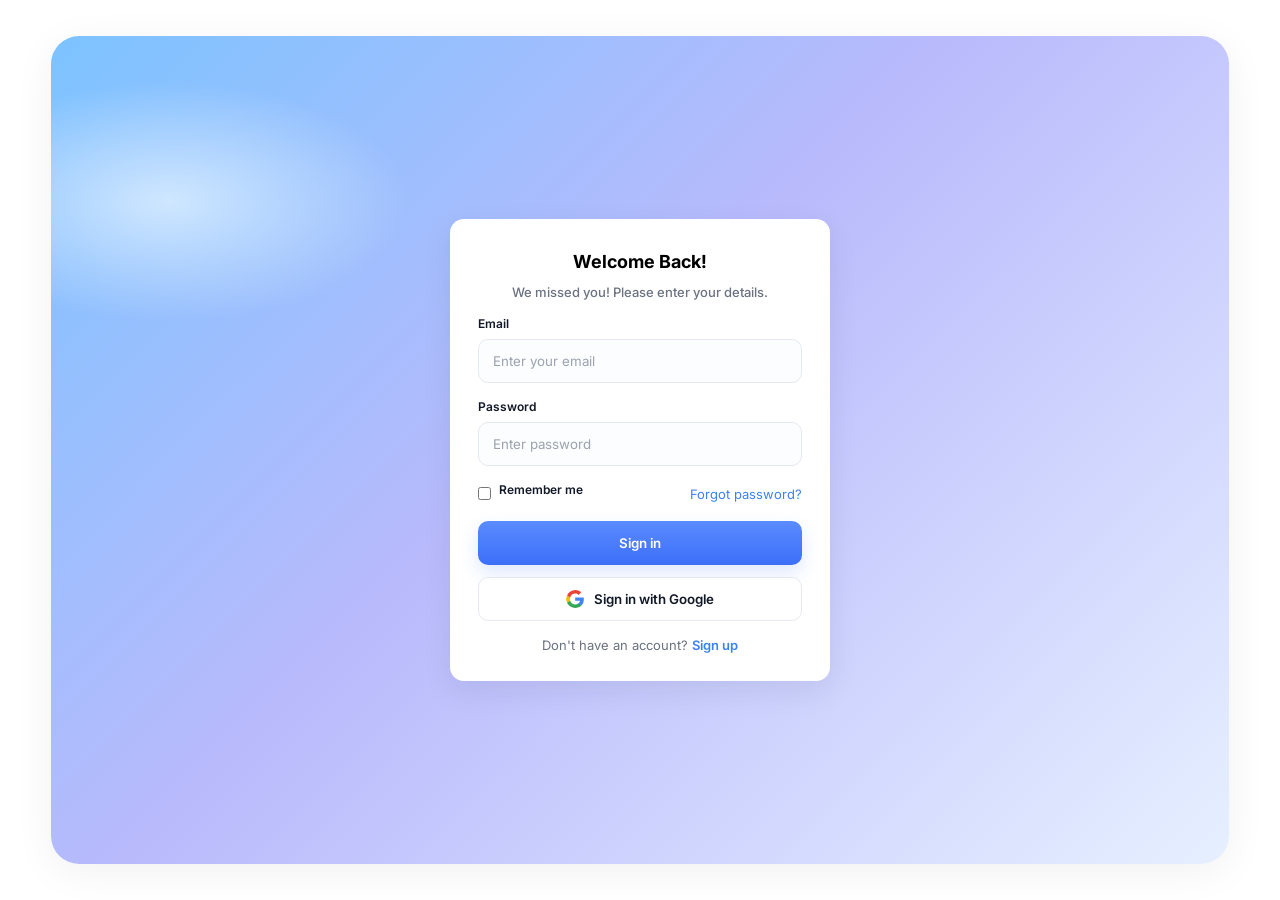
<file: index.html>
<!DOCTYPE html>
<html lang="en">
<head>
    <meta charset="UTF-8">
    <meta name="viewport" content="width=device-width, initial-scale=1.0">
    <link rel="stylesheet" href="loginstyle.css">
    <!-- Fuente opcional similar al diseño -->
    <link href="https://fonts.googleapis.com/css2?family=Inter:wght@300;400;600;700&display=swap" rel="stylesheet">
    <title>Sign in</title>
</head>
<body>

  <!-- fondo grande con borde redondeado (estilo de la imagen) -->
  <div class="page-bg" aria-hidden="true"></div>

  <!-- tarjeta centrada -->
  <div class="contenedor-form">
      <div class="card">
          <header class="card-head">
                  <h2 class="titulo-form">Welcome Back!</h2>
                  <p class="subtitulo-form">We missed you! Please enter your details.</p>
          </header>
          <form class="form-body" novalidate>
              <div class="contenedor-mail">
                  <label for="email">Email</label>
                  <input type="email" placeholder="Enter your email" id="email" required>
              </div>
              <div class="contenedor-password">
                  <label for="password">Password</label>
                  <input type="password" placeholder="Enter password" id="password" required>
              </div>
              <div class="contenedor-opciones">
                  <div class="left-opt">
                    <input type="checkbox" id="rememberme">
                    <label for="rememberme">Remember me</label>
                  </div>
                  <a class="forgot" href="#">Forgot password?</a>
              </div>
              <div class="contenedor-botones">
                  <button type="submit" class="btn-primary">Sign in</button>

                  <button type="button" class="btn-google" aria-label="Sign in with Google">
                    <svg width="18" height="18" viewBox="0 0 533.5 544.3" aria-hidden="true">
                      <path d="M533.5 278.4c0-17.3-1.5-34-4.3-50.2H272v95.1h146.9c-6.3 34.9-25.6 64.4-54.7 84.1v69h88.4c51.7-47.6 81.9-118 81.9-198z" fill="#4285F4"/>
                      <path d="M272 544.3c73.7 0 135.6-24.5 180.8-66.6l-88.4-69c-24.6 16.6-56.2 26.4-92.4 26.4-71 0-131.2-47.9-152.7-112.2H29.6v70.6C74.5 479.6 167.7 544.3 272 544.3z" fill="#34A853"/>
                      <path d="M119.3 323.9c-10.6-31.6-10.6-65.6 0-97.2V156H29.6C10.6 197 0 234.8 0 272s10.6 75 29.6 116l89.7-64.1z" fill="#FBBC05"/>
                      <path d="M272 107.7c39.9 0 75.8 13.7 104 40.6l78.1-78.1C403.4 24.2 335.7 0 272 0 167.7 0 74.5 64.7 29.6 156l89.7 70.5C140.8 155.6 201 107.7 272 107.7z" fill="#EA4335"/>
                    </svg>
                    <span>Sign in with Google</span>
                  </button>
              </div>

              <div class="contenedor-other-options">
                  <p>Don't have an account? <a href="signup.html">Sign up</a></p>
              </div>
          </form>
      </div>
  </div>

</body>
</html>
</file>
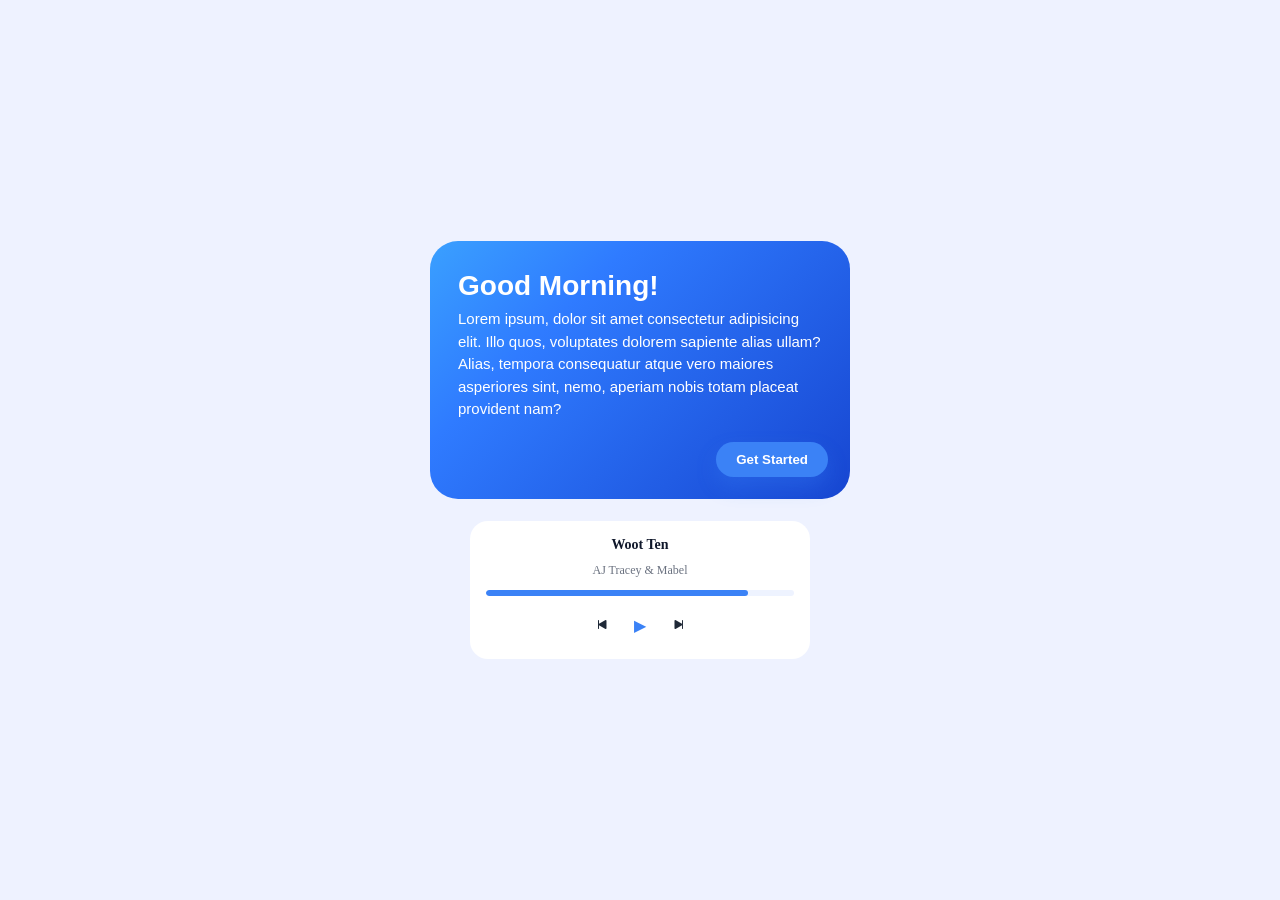
<file: cards.html>
<!DOCTYPE html>
<html lang="en">
  <head>
    <meta charset="UTF-8" />
    <meta name="viewport" content="width=device-width, initial-scale=1.0" />
    <link rel="stylesheet" href="estilos/cards.css" />
        <link rel="stylesheet" href="https://cdn.jsdelivr.net/npm/bootstrap-icons@1.11.3/font/bootstrap-icons.min.css">
    <title>Tarjetas</title>
  </head>
  <body>
    <div class="wrap">
      <div class="empezar">
        <h2 class="title">Good Morning!</h2>
        <p class="description">
          Lorem ipsum, dolor sit amet consectetur adipisicing elit. Illo quos,
          voluptates dolorem sapiente alias ullam? Alias, tempora consequatur
          atque vero maiores asperiores sint, nemo, aperiam nobis totam placeat
          provident nam?
        </p>
        <button class="btn">Get Started</button>
      </div>
      <!-- reproductor -->
      <div class="reproductor">
        <div class="cancion">
          <div class="cancion-info">
            <strong>Woot Ten</strong>
            <span>AJ Tracey &amp; Mabel</span>
          </div>
        </div>

        <div class="progreso" aria-hidden="true">
          <div class="progreso-linea" style="width: 85%"></div>
        </div>
        <div class="controles">
          <button class="ctrl antes" aria-label="Anterior"><i class="bi bi-skip-start-fill"></i></button>
          <button class="ctrl play" aria-label="Reproducir">▶</button>
          <button class="ctrl siguiente" aria-label="Siguiente"><i class="bi bi-skip-end-fill"></i></button>
        </div>
      </div>
    </div>
  </body>
</html>
</file>
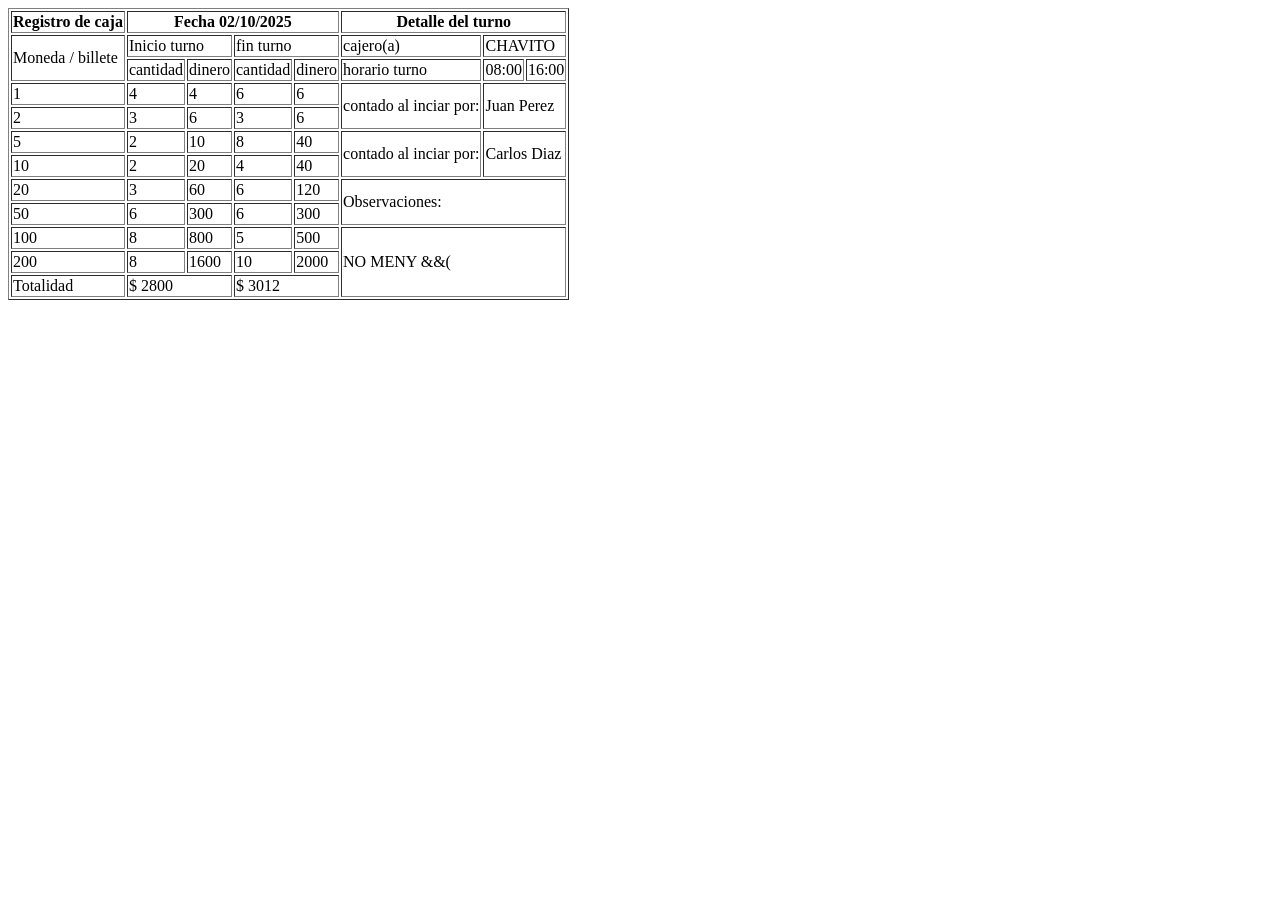
<file: clase2.html>
<!DOCTYPE html>
<html lang="en">
  <head>
    <meta charset="UTF-8" />
    <meta name="viewport" content="width=device-width, initial-scale=1.0" />
    <title>Document</title>
  </head>
  <body>
    <table border="1">
      <thead>
        <tr>
          <th colspan="2">Registro de caja</th>
          <th colspan="4">Fecha 02/10/2025</th>
          <th colspan="3" rowspan="2">Detalle del turno</th>
        </tr>
      </thead>
      <tbody>
        <tr>
            <td rowspan="2" colspan="2">
                Moneda / billete
            </td>
            <td colspan="2">
                Inicio turno
            </td>
            <td colspan="2">
                fin turno
            </td>
            <td>
                cajero(a)
            </td>
            <td colspan="2">
                CHAVITO
            </td>

        </tr>
        <tr>
            <td>
                cantidad
            </td>
            <td>
                dinero
            </td>
            <td>
                cantidad
            </td>
            <td>
                dinero
            </td>
            <td>
                horario turno
            </td>
            <td>
                08:00
            </td>
            <td>
                16:00
            </td>
        </tr>
        <tr>
            <td colspan="2">
                1
            </td>
            <td>
                4
            </td>
            <td>
                4
            </td>
            <td>
                6
            </td>
            <td>
                6
            </td>
            <td rowspan="2">
                contado al inciar por:
            </td>
            <td colspan="2" rowspan="2">
                Juan Perez
            </td>
        </tr>
        <tr>
            <td colspan="2">
                2
            </td>
            <td>
                3
            </td>
            <td>
                6
            </td>
            <td>
                3
            </td>
            <td>
                6
            </td>
            
        </tr>
        <tr>
            <td colspan="2">
                5
            </td>
            <td>
                2
            </td>
            <td>
                10
            </td>
            <td>
                8
            </td>
            <td>
                40
            </td>
            <td rowspan="2">
                contado al inciar por:
            </td>
            <td colspan="2" rowspan="2">
                Carlos Diaz
            </td>
        </tr>
        <tr>
            <td colspan="2">
                10
            </td>
            <td>
                2
            </td>
            <td>
                20
            </td>
            <td>
                4
            </td>
            <td>
                40
            </td>
        </tr>
        <tr>
            <td colspan="2">
                20
            </td>
            <td>
                3
            </td>
            <td>
                60
            </td>
            <td>
                6
            </td>
            <td>
                120
            </td>
            <td colspan="3"rowspan="2">
                Observaciones: 
            </td>
            
        </tr>
        <tr>
            <td colspan="2">
                50
            </td>
            <td>
                6
            </td>
            <td>
                300
            </td>
            <td>
                6
            </td>
            <td>
                300
            </td>
        </tr>
        <tr>
            <td colspan="2">
                100
            </td>
            <td>
                8
            </td>
            <td>
                800
            </td>
            <td>
                5
            </td>
            <td>
                500
            </td>
            <td colspan="3"rowspan="3">
                NO MENY &&(
            </td>
        </tr>
        <tr>
            <td colspan="2">
                200
            </td>
            <td>
                8
            </td>
            <td>
                1600
            </td>
            <td>
                10
            </td>
            <td>
                2000
            </td>
        </tr>
        <tr>
            <td colspan="2">Totalidad</td>
            <td colspan="2">$ 2800</td>
            <td colspan="2">$ 3012</td>
        </tr>
      </tbody>
    </table>
  </body>
</html>
</file>
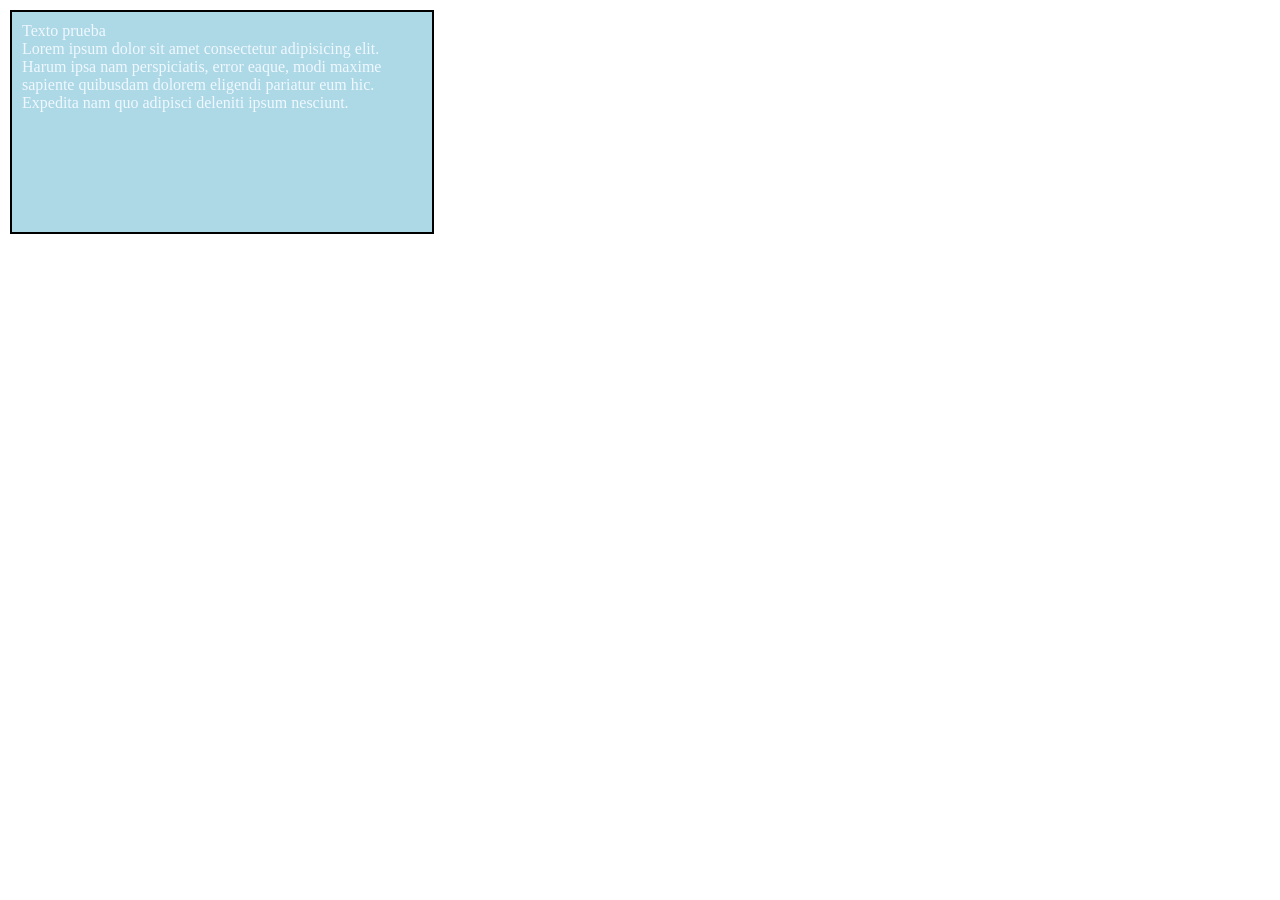
<file: contenedor.html>
<!DOCTYPE html>
<html lang="en">
<head>
    <meta charset="UTF-8">
    <meta name="viewport" content="width=device-width, initial-scale=1.0">
    <link rel="stylesheet" href="cont.css">
    <title>Document</title>
</head>
<body>
    <div class="contenedor">

        <p>Texto prueba</p>
        <p>Lorem ipsum dolor sit amet consectetur adipisicing elit. Harum ipsa nam perspiciatis, error eaque, modi maxime sapiente quibusdam dolorem eligendi pariatur eum hic. Expedita nam quo adipisci deleniti ipsum nesciunt.</p>

    </div>
</body>
</html>
</file>
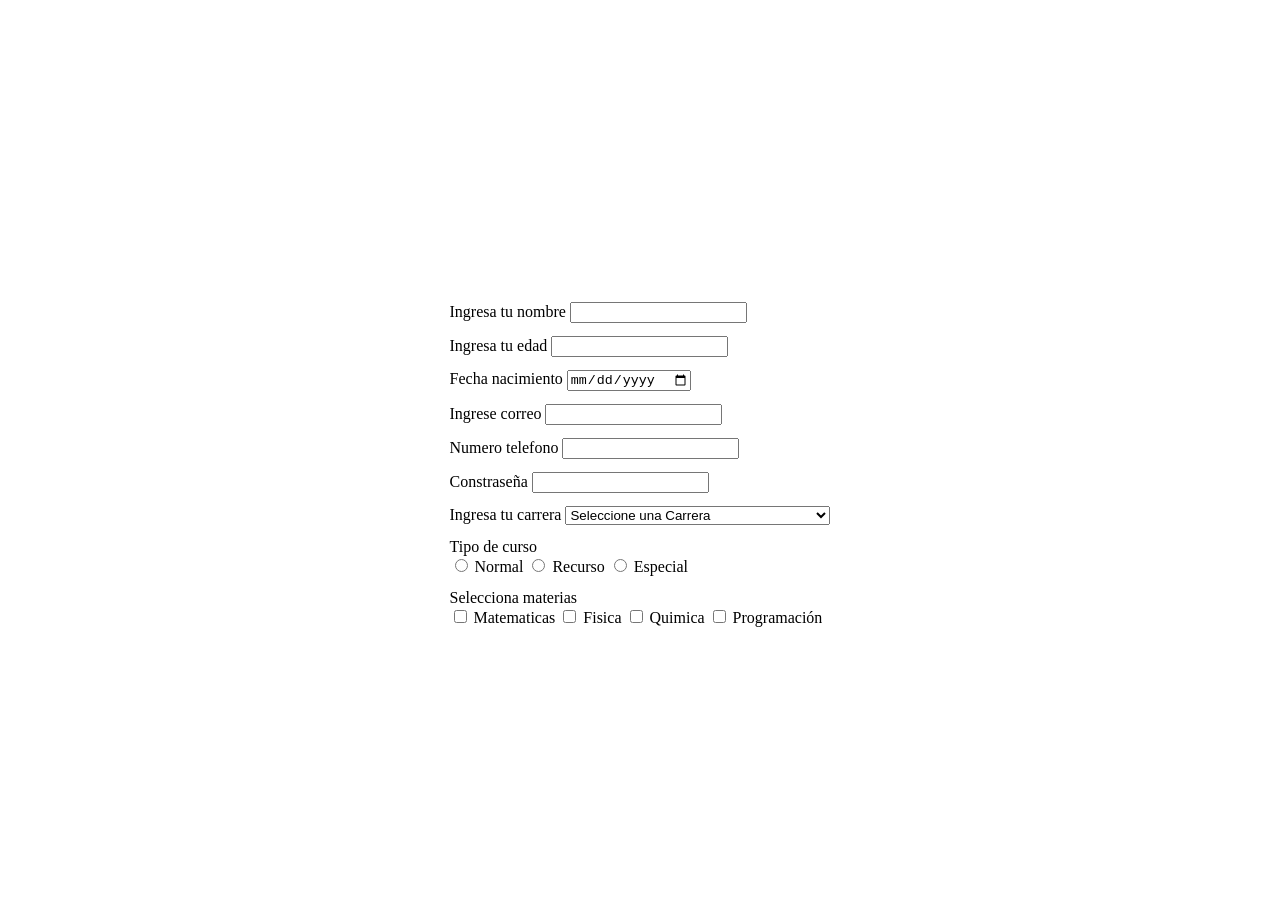
<file: formulario.html>
<!DOCTYPE html>
<html lang="en">
  <head>
    <meta charset="UTF-8" />
    <meta name="viewport" content="width=device-width, initial-scale=1.0" />
    <title>Document</title>
  </head>
  <body>
    <div style="display: flex; justify-content: center; align-items: center; height: 100vh;">
      <form>
        <div style="margin-top: 13px">
          <label for="nombre">Ingresa tu nombre</label>
          <input type="text" id="nombre" />
        </div>
        <div style="margin-top: 13px">
          <label for="edad">Ingresa tu edad</label>
          <input type="number" id="edad" />
        </div>
        <div style="margin-top: 13px">
          <label for="fechanac">Fecha nacimiento</label>
          <input type="date" id="fechanac" />
        </div>
        <div style="margin-top: 13px">
          <label for="correo">Ingrese correo</label>
          <input type="email" id="correo" />
        </div>
        <div style="margin-top: 13px;">
            <label for="num">Numero telefono</label>
            <input type="tel" id="num" />
        </div>
        <div style="margin-top: 13px;">
            <label for="contra">Constraseña</label>
            <input type="password" id="contra">
        </div>
        <div style="margin-top: 13px;">
            <label for="carrera">Ingresa tu carrera</label>

            <select name="career" id="carrera">
                <li>
                    <option value="default">Seleccione una Carrera</option>
                    <option value="ISC">Ingenieria en Sistemas Computacionales</option>
                    <option value="II">Ingenieria Industrial</option>
                    <option value="IC">Ingenieria Civil</option>
                    <option value="IE">Ingenieria Electronica</option>
                    <option value="IEL">Ingenieria Electrica</option>
                    <option value="IM">Ingenieria Mecanica</option>
                </li>
            </select>
        </div>

        <div style="margin-top: 13px;"> 
            <div style="justify-content: center; align-items: center;">
                <label for="curso">Tipo de curso</label> 
            </div>
            <input type="radio" name="curso" id="nomral">
            <label for="normal">Normal</label>
            <input type="radio" name="curso" id="recurso">
            <label for="recurso">Recurso</label>
            <input type="radio" name="curso" id="especial">
            <label for="especial">Especial</label>
        </div>

        <div style="margin-top: 13px;">
            <div>
                <label for="materiasSel">Selecciona materias</label>
            </div>            
            <input type="checkbox" name="materias" id="mat">
            <label for="mat">Matematicas</label>
            
            <input type="checkbox" name="materias" id="fis">
            <label for="fis">Fisica</label>
            
            <input type="checkbox" name="materias" id="qui">
            <label for="qui">Quimica</label>
            
            <input type="checkbox" name="materias" id="pro">
            <label for="pro">Programación</label>
        </div>
      </form>

    
    </div>
  </body>
</html>
</file>
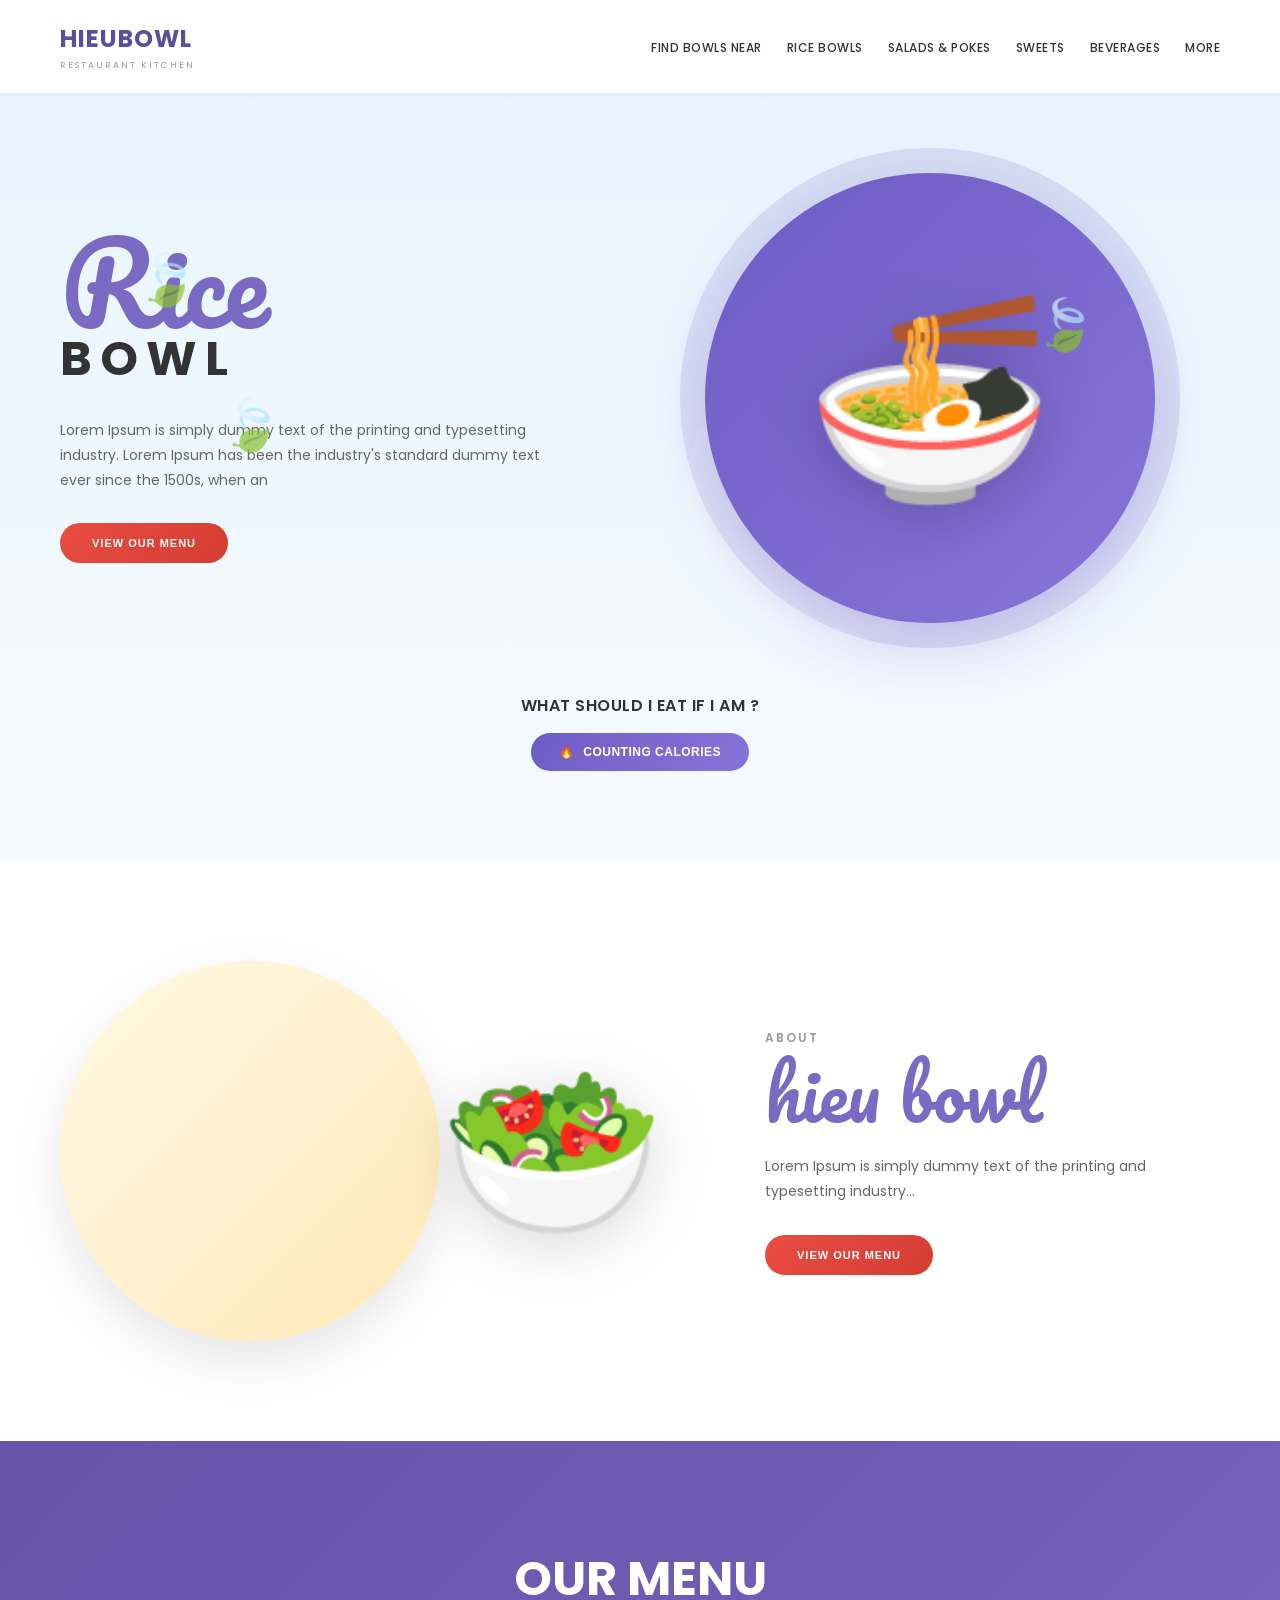
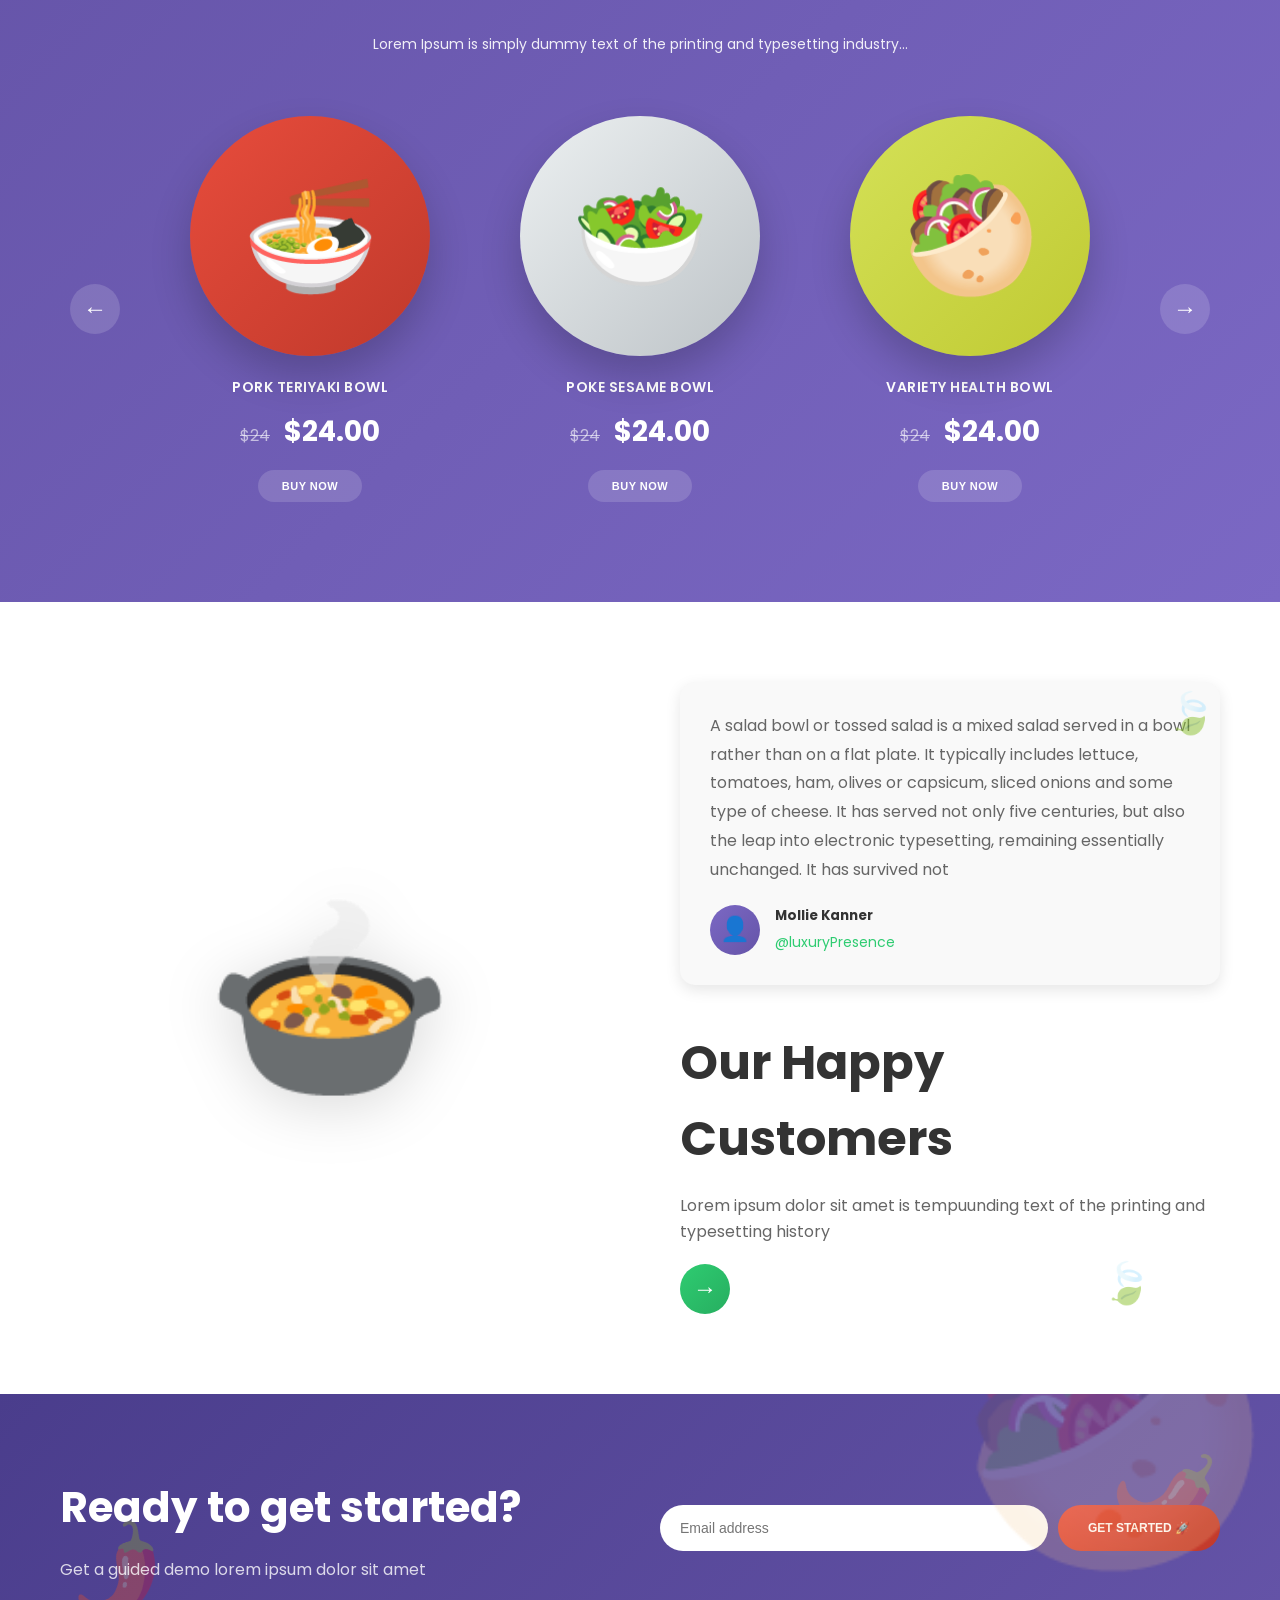
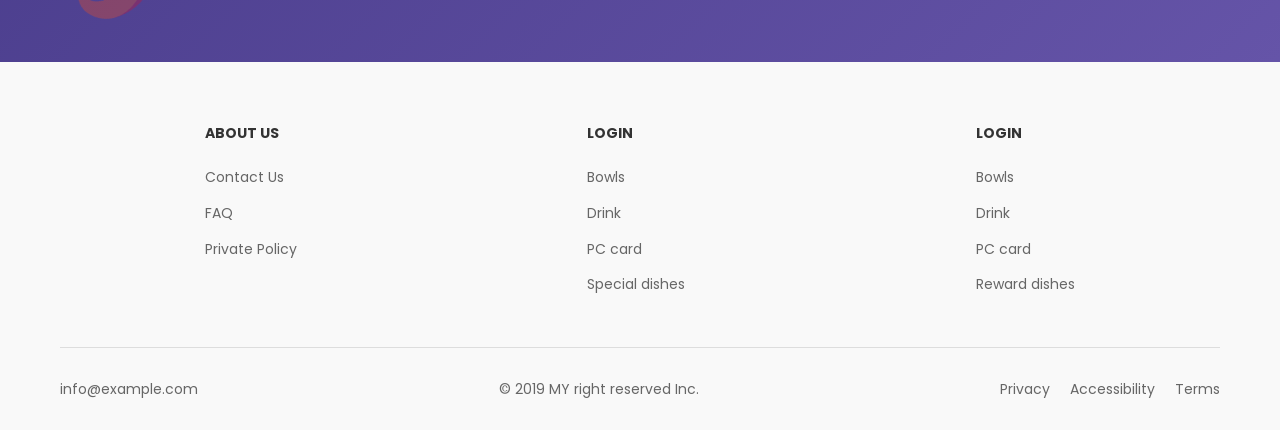
<file: hieubowl.html>
<!DOCTYPE html>
<html lang="en">
<head>
    <meta charset="UTF-8">
    <meta name="viewport" content="width=device-width, initial-scale=1.0">
    <title>Hieu Bowl - Restaurant Kitchen</title>
    <link href="https://fonts.googleapis.com/css2?family=Pacifico&family=Poppins:wght@300;400;500;600;700&display=swap" rel="stylesheet">
    <link rel="stylesheet" href="hieubowl.css">
</head>
<body>
    <!-- Navigation -->
    <nav class="navbar">
        <div class="container">
            <div class="logo">
                <h1>HIEUBOWL</h1>
                <p>RESTAURANT KITCHEN</p>
            </div>
            <ul class="nav-menu">
                <li><a href="#menu">FIND BOWLS NEAR</a></li>
                <li><a href="#bowls">RICE BOWLS</a></li>
                <li><a href="#salads">SALADS & POKES</a></li>
                <li><a href="#sweets">SWEETS</a></li>
                <li><a href="#beverages">BEVERAGES</a></li>
                <li><a href="#more">MORE</a></li>
            </ul>
        </div>
    </nav>

    <!-- Hero Section -->
    <section class="hero">
        <div class="container hero-inner">
            <div class="hero-content">
                <div class="hero-text">
                    <!-- titulo estilo script grande -->
                    <h2 class="hero-title">Rice</h2>
                    <h3 class="hero-subtitle">BOWL</h3>
                    <p>Lorem Ipsum is simply dummy text of the printing and typesetting industry. Lorem Ipsum has been the industry's standard dummy text ever since the 1500s, when an</p>
                    <button class="btn-primary">VIEW OUR MENU</button>
                </div>

                <div class="hero-image" aria-hidden="true">
                    <div class="bowl-circle">
                        <!-- arcos decorativos -->
                        <span class="arc arc-outer"></span>
                        <span class="arc arc-inner"></span>
                        <div class="bowl-placeholder">🍜</div>
                    </div>
                </div>
            </div>

            <div class="leaf leaf-1">🍃</div>
            <div class="leaf leaf-2">🍃</div>
            <div class="leaf leaf-3">🍃</div>
        </div>

        <div class="calorie-section">
            <h4>WHAT SHOULD I EAT IF I AM ?</h4>
            <button class="btn-secondary">
                <span class="icon">🔥</span> COUNTING CALORIES
            </button>
        </div>
    </section>

    <!-- About Section -->
    <section class="about">
        <div class="container">
            <div class="about-content">
                <div class="about-image">
                    <div class="bowl-bg-circle">
                        <span class="arc about-arc"></span>
                    </div>
                    <div class="about-bowl">🥗</div>
                </div>
                <div class="about-text">
                    <h3>ABOUT</h3>
                    <h2 class="section-title">hieu bowl</h2>
                    <p>Lorem Ipsum is simply dummy text of the printing and typesetting industry...</p>
                    <button class="btn-primary">VIEW OUR MENU</button>
                </div>
            </div>
        </div>
    </section>

    <!-- Menu Section -->
    <section class="menu" id="menu">
        <div class="container">
            <h2>OUR MENU</h2>
            <p class="menu-description">Lorem Ipsum is simply dummy text of the printing and typesetting industry...</p>
            
            <div class="menu-items">
                <button class="arrow arrow-left" aria-hidden="true">←</button>
                
                <div class="menu-item">
                    <div class="item-image item-1">
                        <span class="item-arc"></span>
                        <div class="item-emoji">🍜</div>
                    </div>
                    <h4>PORK TERIYAKI BOWL</h4>
                    <div class="price">
                        <span class="original-price">$24</span>
                        <span class="current-price">$24.00</span>
                    </div>
                    <button class="btn-order">BUY NOW</button>
                </div>

                <div class="menu-item">
                    <div class="item-image item-2">
                        <span class="item-arc"></span>
                        <div class="item-emoji">🥗</div>
                    </div>
                    <h4>POKE SESAME BOWL</h4>
                    <div class="price">
                        <span class="original-price">$24</span>
                        <span class="current-price">$24.00</span>
                    </div>
                    <button class="btn-order">BUY NOW</button>
                </div>

                <div class="menu-item">
                    <div class="item-image item-3">
                        <span class="item-arc"></span>
                        <div class="item-emoji">🥙</div>
                    </div>
                    <h4>VARIETY HEALTH BOWL</h4>
                    <div class="price">
                        <span class="original-price">$24</span>
                        <span class="current-price">$24.00</span>
                    </div>
                    <button class="btn-order">BUY NOW</button>
                </div>

                <button class="arrow arrow-right" aria-hidden="true">→</button>
            </div>
        </div>
    </section>

    <!-- Testimonials Section -->
    <section class="testimonials">
        <div class="container">
            <div class="testimonial-content">
                <div class="testimonial-image">
                    <div class="soup-bowl">🍲</div>
                </div>
                <div class="testimonial-text">
                    <div class="testimonial-card">
                        <p class="testimonial-quote">A salad bowl or tossed salad is a mixed salad served in a bowl rather than on a flat plate. It typically includes lettuce, tomatoes, ham, olives or capsicum, sliced onions and some type of cheese. It has served not only five centuries, but also the leap into electronic typesetting, remaining essentially unchanged. It has survived not</p>
                        <div class="testimonial-author">
                            <div class="author-avatar">👤</div>
                            <div>
                                <h5>Mollie Kanner</h5>
                                <p class="author-handle">@luxuryPresence</p>
                            </div>
                        </div>
                    </div>
                    <div class="testimonials-header">
                        <h2>Our Happy<br>Customers</h2>
                        <p>Lorem ipsum dolor sit amet is tempuunding text of the printing and typesetting history</p>
                        <button class="arrow-nav">→</button>
                    </div>
                </div>
            </div>
        </div>
        <div class="leaf leaf-bottom-1">🍃</div>
        <div class="leaf leaf-bottom-2">🍃</div>
    </section>

    <!-- CTA Section -->
    <section class="cta">
        <div class="container">
            <div class="cta-content">
                <div class="cta-text">
                    <h2>Ready to get started?</h2>
                    <p>Get a guided demo lorem ipsum dolor sit amet</p>
                </div>
                <div class="cta-form">
                    <input type="email" placeholder="Email address">
                    <button class="btn-submit">GET STARTED 🚀</button>
                </div>
                <div class="cta-bowl">🥙</div>
            </div>
        </div>
        <div class="pepper pepper-left">🌶️</div>
        <div class="pepper pepper-right">🌶️</div>
    </section>

    <!-- Footer -->
    <footer class="footer">
        <div class="container">
            <div class="footer-content">
                <div class="footer-column">
                    <h4>ABOUT US</h4>
                    <ul>
                        <li><a href="#">Contact Us</a></li>
                        <li><a href="#">FAQ</a></li>
                        <li><a href="#">Private Policy</a></li>
                    </ul>
                </div>
                <div class="footer-column">
                    <h4>LOGIN</h4>
                    <ul>
                        <li><a href="#">Bowls</a></li>
                        <li><a href="#">Drink</a></li>
                        <li><a href="#">PC card</a></li>
                        <li><a href="#">Special dishes</a></li>
                    </ul>
                </div>
                <div class="footer-column">
                    <h4>LOGIN</h4>
                    <ul>
                        <li><a href="#">Bowls</a></li>
                        <li><a href="#">Drink</a></li>
                        <li><a href="#">PC card</a></li>
                        <li><a href="#">Reward dishes</a></li>
                    </ul>
                </div>
            </div>
            <div class="footer-bottom">
                <p>info@example.com</p>
                <p>© 2019 MY right reserved Inc.</p>
                <div class="footer-links">
                    <a href="#">Privacy</a>
                    <a href="#">Accessibility</a>
                    <a href="#">Terms</a>
                </div>
            </div>
        </div>
    </footer>
</body>
</html>
</file>
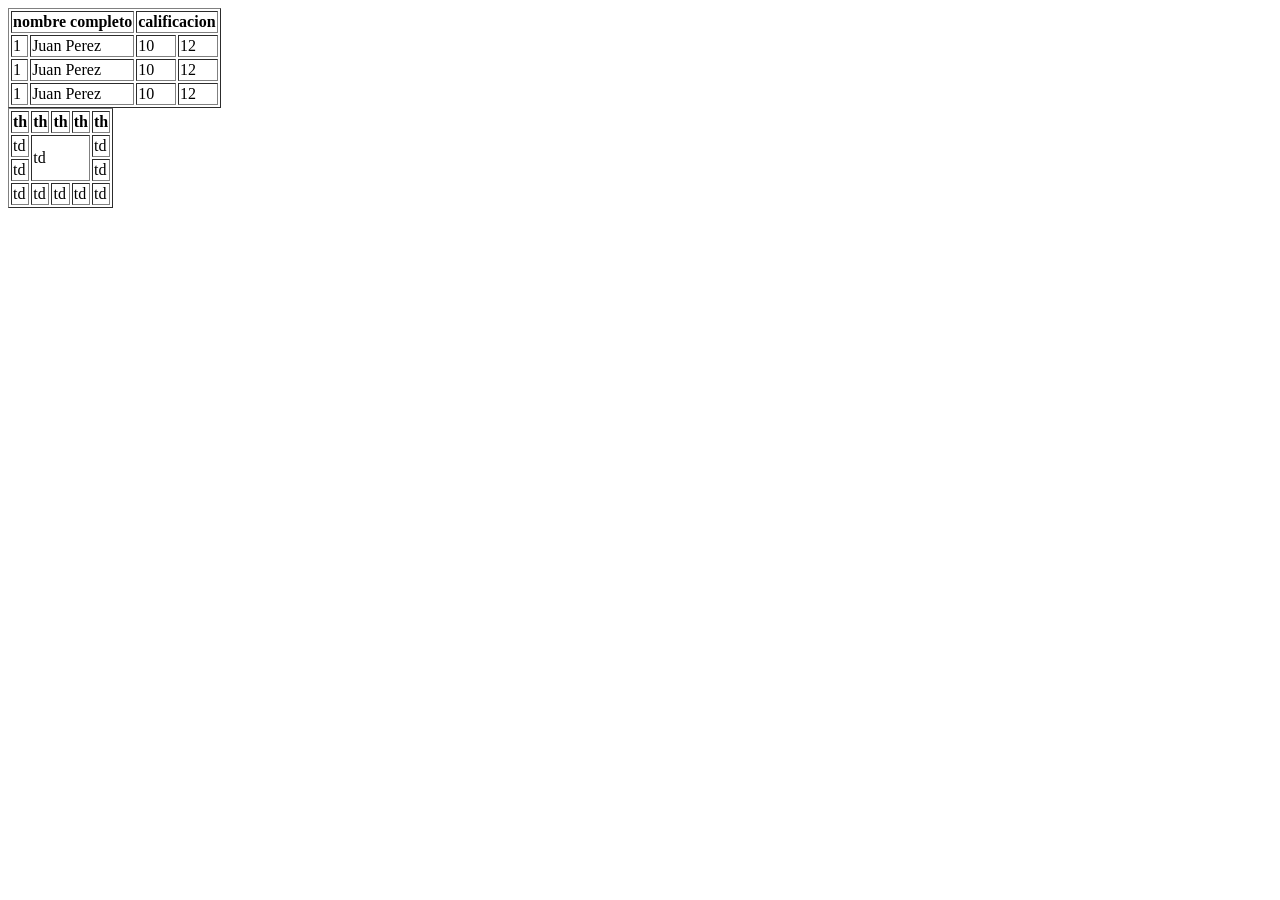
<file: index2.html>
<!DOCTYPE html>
<html lang="en">
  <head>
    <meta charset="UTF-8" />
    <meta name="viewport" content="width=device-width, initial-scale=1.0" />
    <title>Document</title>
  </head>
  <body>
    <table border="1">
      <thead>
        <tr>
          <th colspan="2">nombre completo</th>
          <th colspan="2">calificacion</th>
        </tr>
      </thead>
      <tbody>
        <tr>
          <td>1</td>
          <td>Juan Perez</td>
          <td>10</td>
          <td>12</td>
        </tr>
        <tr>
          <td>1</td>
          <td>Juan Perez</td>
          <td>10</td>
          <td>12</td>
        </tr>
        <tr>
          <td>1</td>
          <td>Juan Perez</td>
          <td>10</td>
          <td>12</td>
        </tr>
      </tbody>
    </table>

    <table border="1">
      <thead>
        <tr>
          <th>th</th>
          <th>th</th>
          <th>th</th>
          <th>th</th>
          <th>th</th>
        </tr>
      </thead>
      <tbody>
        <tr>
          <td>td</td>
          <td colspan="3" rowspan="2">td</td>
          <td>td</td>
        </tr>
        <tr>
          <td>td</td>
          <td>td</td>
        </tr>
        <tr>
          <td>td</td>
          <td>td</td>
          <td>td</td>
          <td>td</td>
          <td>td</td>
        </tr>
      </tbody>
    </table>
  </body>
</html>
</file>
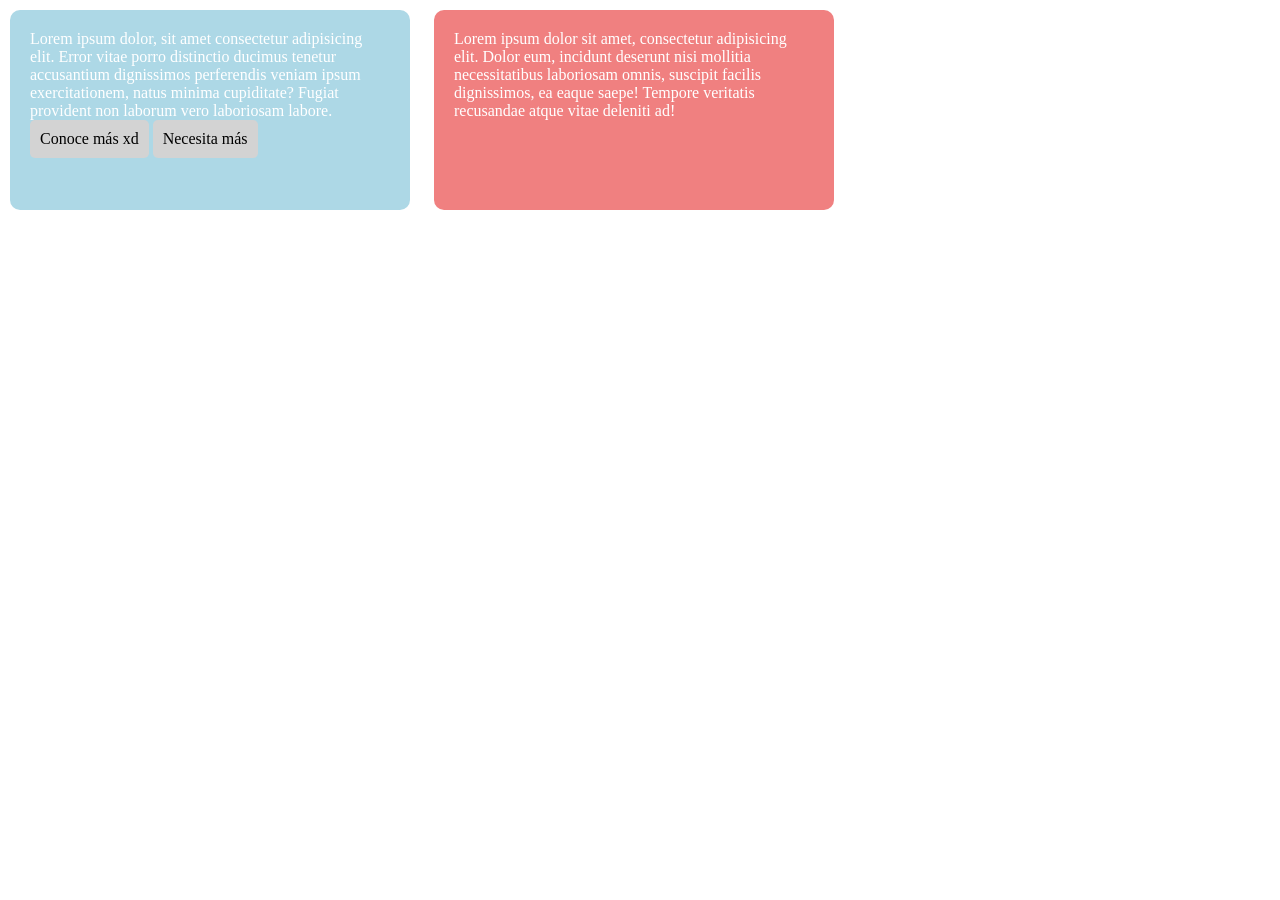
<file: lineblock.html>
<!DOCTYPE html>
<html lang="en">
<head>
    <meta charset="UTF-8">
    <meta name="viewport" content="width=device-width, initial-scale=1.0">
    <link rel="stylesheet" href="lineblock.css">
    <title>16 10 2025</title>
</head>
<body>
    <!-- <h1>Hola pw</h1>
    <h2>hola</h2>
    <p>Lorem ipsum, dolor sit amet consectetur adipisicing elit. Praesentium reiciendis cupiditate veniam tempore odit voluptatem alias iste architecto aperiam, explicabo suscipit maiores. Eveniet vitae labore consectetur voluptatum consequatur cumque placeat.</p>
    <p>Lorem ipsum dolor sit amet consectetur adipisicing elit. Quisquam, quod.</p>

    <a href="https://google.com">google</a>
    <a href="https://google.com">google</a> -->
    <div class="contenedor azul">
        Lorem ipsum dolor, sit amet consectetur adipisicing elit. Error vitae porro distinctio ducimus tenetur accusantium dignissimos perferendis veniam ipsum exercitationem, natus minima cupiditate? Fugiat provident non laborum vero laboriosam labore.
        <a href="#" class="boton">Conoce más xd</a>
        <a href="#" class="boton">Necesita más</a>
    </div>

    <div class="contenedor rojo">
        Lorem ipsum dolor sit amet, consectetur adipisicing elit. Dolor eum, incidunt deserunt nisi mollitia necessitatibus laboriosam omnis, suscipit facilis dignissimos, ea eaque saepe! Tempore veritatis recusandae atque vitae deleniti ad!
    </div>


</body>
</html>
</file>
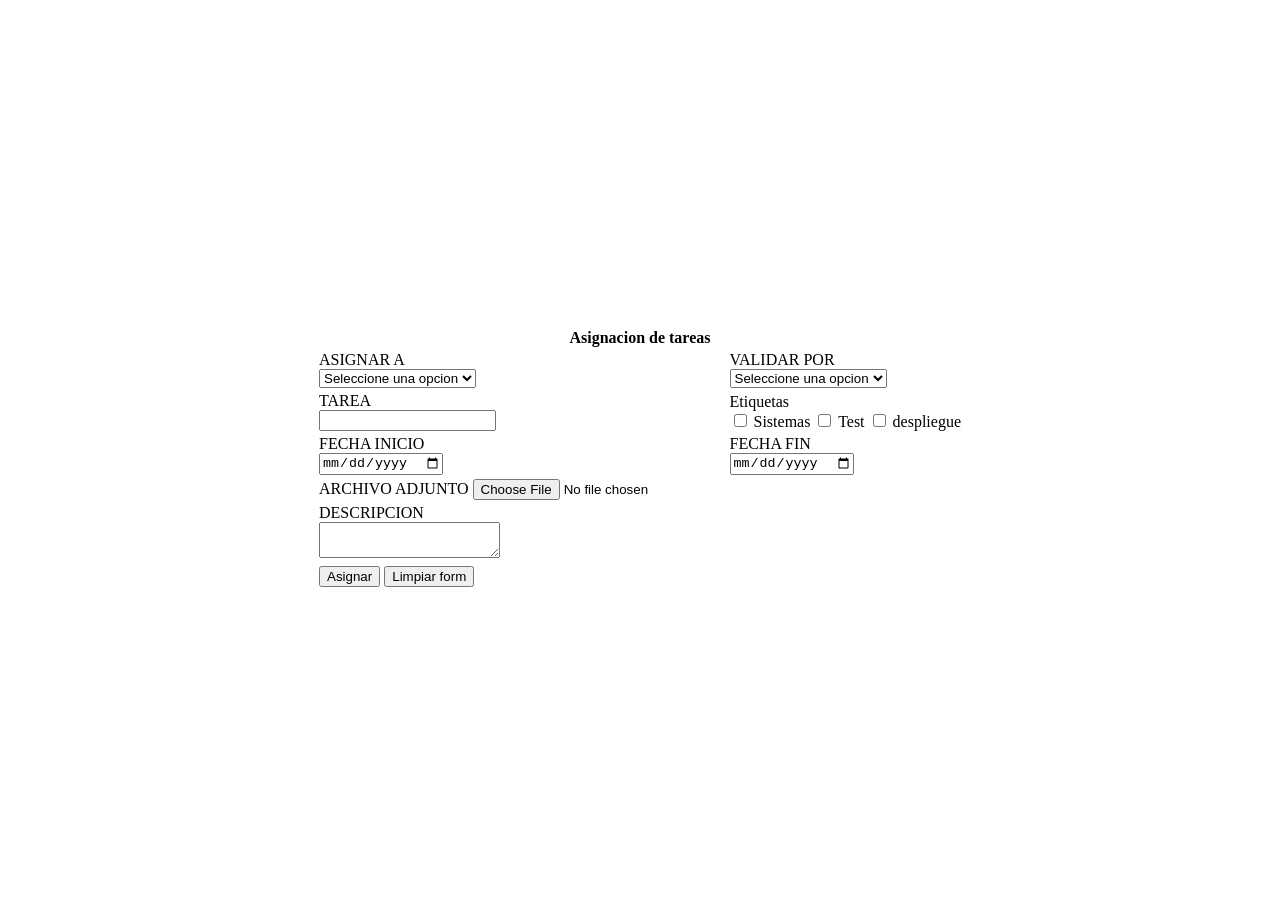
<file: practica07102025.html>
<!DOCTYPE html>
<html lang="en">

<head>
    <meta charset="UTF-8">
    <meta name="viewport" content="width=device-width, initial-scale=1.0">
    <title>Asignación de tareas</title>
</head>

<body>
    <div style="display: flex; justify-content: center; align-items: center; height: 100vh;">
        <table>
            <thead>
                <th colspan="2">Asignacion de tareas</th>
            </thead>
            <tbody>
                <form>
                    <tr>
                        <td>
                            <label for="asignar">ASIGNAR A</label>
                            <br>
                            <select name="asignar" id="asignar">
                                <option value="default">Seleccione una opcion</option>
                                <option value="juan">Juan Perez</option>
                                <option value="ana">Ana Gomez</option>
                                <option value="luis">Luis Martinez</option>
                                <option value="maria">Maria Lopez</option>
                                <option value="carlos">Carlos Sanchez</option>
                            </select>

                        </td>
                        <td>
                            <label for="validar">VALIDAR POR</label>
                            <br>
                            <select name="validar" id="validar">
                                <option value="default">Seleccione una opcion</option>
                                <option value="juan">Juan Perez</option>
                                <option value="ana">Ana Gomez</option>
                                <option value="luis">Luis Martinez</option>
                                <option value="maria">Maria Lopez</option>
                                <option value="carlos">Carlos Sanchez</option>
                            </select>
                        </td>
                    </tr>
                    <tr>
                        <td>
                            <label for="tarea">TAREA</label>
                            <br>
                            <input type="text" id="tarea" />
                        </td>
                        <td>
                            <label for="etiqueta">Etiquetas</label>
                            <br>
                            <input type="checkbox" id="sistemas" name="etiquetas">
                            <label for="sistemas">Sistemas</label>
                            <input type="checkbox" id="test" name="etiquetas">
                            <label for="test">Test</label>
                            <input type="checkbox" id="despliegue" name="etiquetas">
                            <label for="despliegue">despliegue</label>

                        </td>
                    </tr>
                    <tr>
                        <td>
                            <label for="fechanac">FECHA INICIO</label>
                            <br>
                            <input type="date" id="fechainicio" />
                        </td>
                        <td>
                            <label for="fechafin">FECHA FIN</label>
                            <br>
                            <input type="date" id="fechafin" />
                        </td>
                    </tr>
                    <tr>
                        <td>
                            <label for="archivo">ARCHIVO ADJUNTO</label>
                            <input type="file" id="archivo" />
                        </td>

                    </tr>
                    <tr>
                        <td>
                            <label for="descripcion">DESCRIPCION</label>
                            <br>
                            <textarea name="descripcion" id="descripcion"></textarea>
                        </td>
                    </tr>
                    <tr>
                        <td>
                            <button type="submit">Asignar</button>
                            <button type="reset">Limpiar form</button>
                        </td>
                    </tr>
                </form>
            </tbody>

        </table>
    </div>
</body>
</html>
</file>
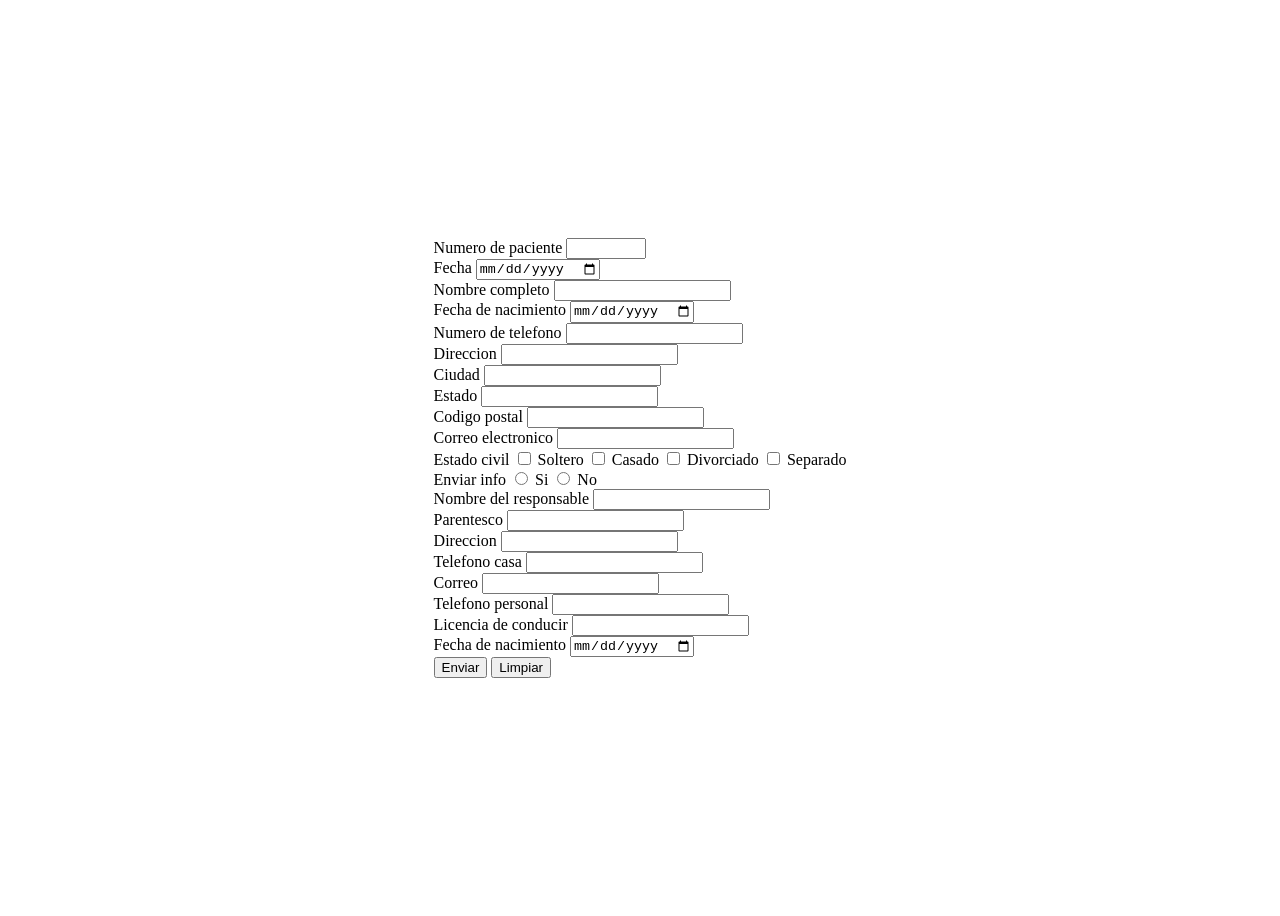
<file: practica2_07102025.html>
<!DOCTYPE html>
<html lang="en">
<head>
    <meta charset="UTF-8">
    <meta name="viewport" content="width=device-width, initial-scale=1.0">
    <title>Formulario Requerimiento Paciente</title>
</head>
<body>
    <div style="display: flex; justify-content: center; align-items: center; height: 100vh;">
        <form>
            <label for="numPaciente">Numero de paciente</label>
            <input type="number" id="numPaciente" name="numPaciente" required min="1" max="999999">
            <br>

            <label for="fecha">Fecha</label>
            <input type="date" id="fecha" name="fecha" required>
            <br>

            <label for="nombre">Nombre completo</label>
            <input type="text" id="nombre" name="nombre" required minlength="3" maxlength="100">
            <br>

            <label for="fechNac">Fecha de nacimiento</label>
            <input type="date" id="fechNac" name="fechNac" required>
            <br>

            <label for="numTel">Numero de telefono</label>
            <input type="tel" id="numTel" name="numTel" required pattern="[0-9]{10}">
            <br>

            <label for="direccion">Direccion</label>
            <input type="text" id="direccion" name="direccion" required minlength="5" maxlength="200">
            <br>

            <label for="ciudad">Ciudad</label>
            <input type="text" id="ciudad" name="ciudad" required minlength="2" maxlength="100">
            <br>

            <label for="estado">Estado</label>
            <input type="text" id="estado" name="estado" required minlength="2" maxlength="100">
            <br>

            <label for="codigoPostal">Codigo postal</label>
            <input type="text" id="codigoPostal" name="codigoPostal" required pattern="[0-9]{5}">
            <br>

            <label for="correoElectronico">Correo electronico</label>
            <input type="email" id="correoElectronico" name="correoElectronico" required>
            <br>

                <label>Estado civil</label>
                <input type="checkbox" id="soltero" name="estadoCivil" value="soltero">
                <label for="soltero">Soltero</label>

                <input type="checkbox" id="casado" name="estadoCivil" value="casado">
                <label for="casado">Casado</label>

                <input type="checkbox" id="divorciado" name="estadoCivil" value="divorciado">
                <label for="divorciado">Divorciado</label>

                <input type="checkbox" id="separado" name="estadoCivil" value="separado">
                <label for="separado">Separado</label>
            
            <br>
            <label for="enviar">Enviar info</label>
            <input type="radio" name="enviar" id="si">
            <label for="si">Si</label>
            <input type="radio" name="enviar" id="no">
            <label for="no">No</label>
            <br>


            <label for="nombreresp">Nombre del responsable</label>
            <input type="text" id="nombreresp">

            <br>
            <label for="parentesco">Parentesco</label>
            <input type="text" id="parentesco">
            <br>
            <label for="direccionresp">Direccion</label>
            <input type="text" id="direccionresp">
            <br>
            <label for="telcasa">Telefono casa</label>
            <input type="tel" id="telcasa">
            <br>
            <label for="correoresp">Correo</label>
            <input type="email" id="correoresp">
            <br>
            <label for="telpersonal">Telefono personal</label>
            <input type="tel" id="telpersonal">
            <br>
            <label for="licencia">Licencia de conducir</label>
            <input type="text" id="licencia">
            <br>
            <label for="fechnacresp">Fecha de nacimiento</label>
            <input type="date" id="fechnacresp">
            <br>
            <button type="submit">Enviar</button>
            <button type="reset">Limpiar</button>
        </form>
    </div>        
</body>
</html>
</file>
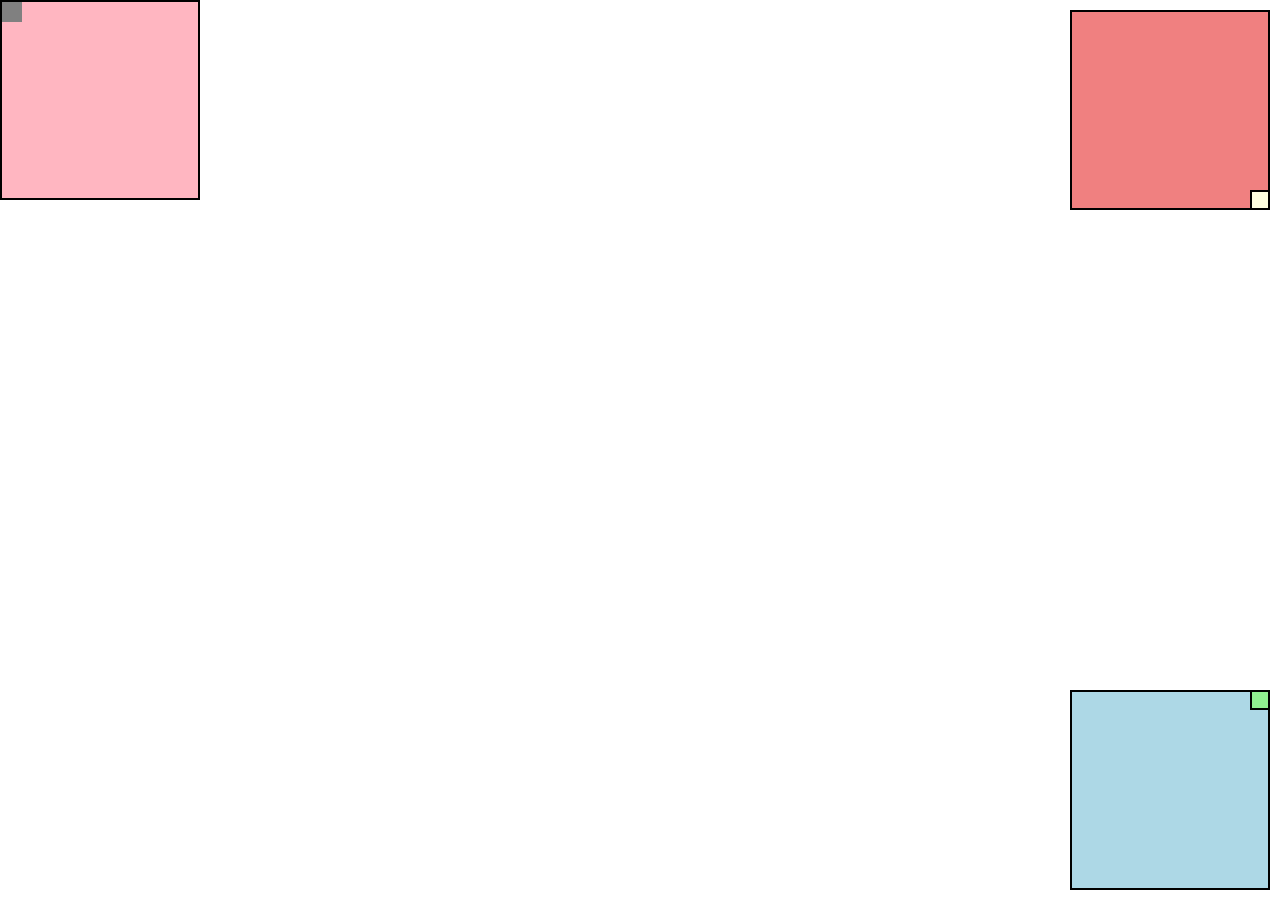
<file: relabs.html>
<!DOCTYPE html>
<html lang="en">
<head>
    <meta charset="UTF-8">
    <meta name="viewport" content="width=device-width, initial-scale=1.0">
    <link rel="stylesheet" href="relabs.css">
    <title>Document</title>
</head>
<body>
    <div class="contenedor contenedor-rojo">
        <!-- <div class="contenedor contenedor-amarillo">

        </div> -->
    </div>
    <div class="contenedor contenedor-azul">
        <div class="contenedor contenedor-verde"></div>

    </div>
    <div class="contenedor contenedor-amarillo">
        

    </div>
    <div class="contenedor contenedor-rosa">
        <div class="contenedor-gris"></div>

    </div>
</body>
</html>
</file>
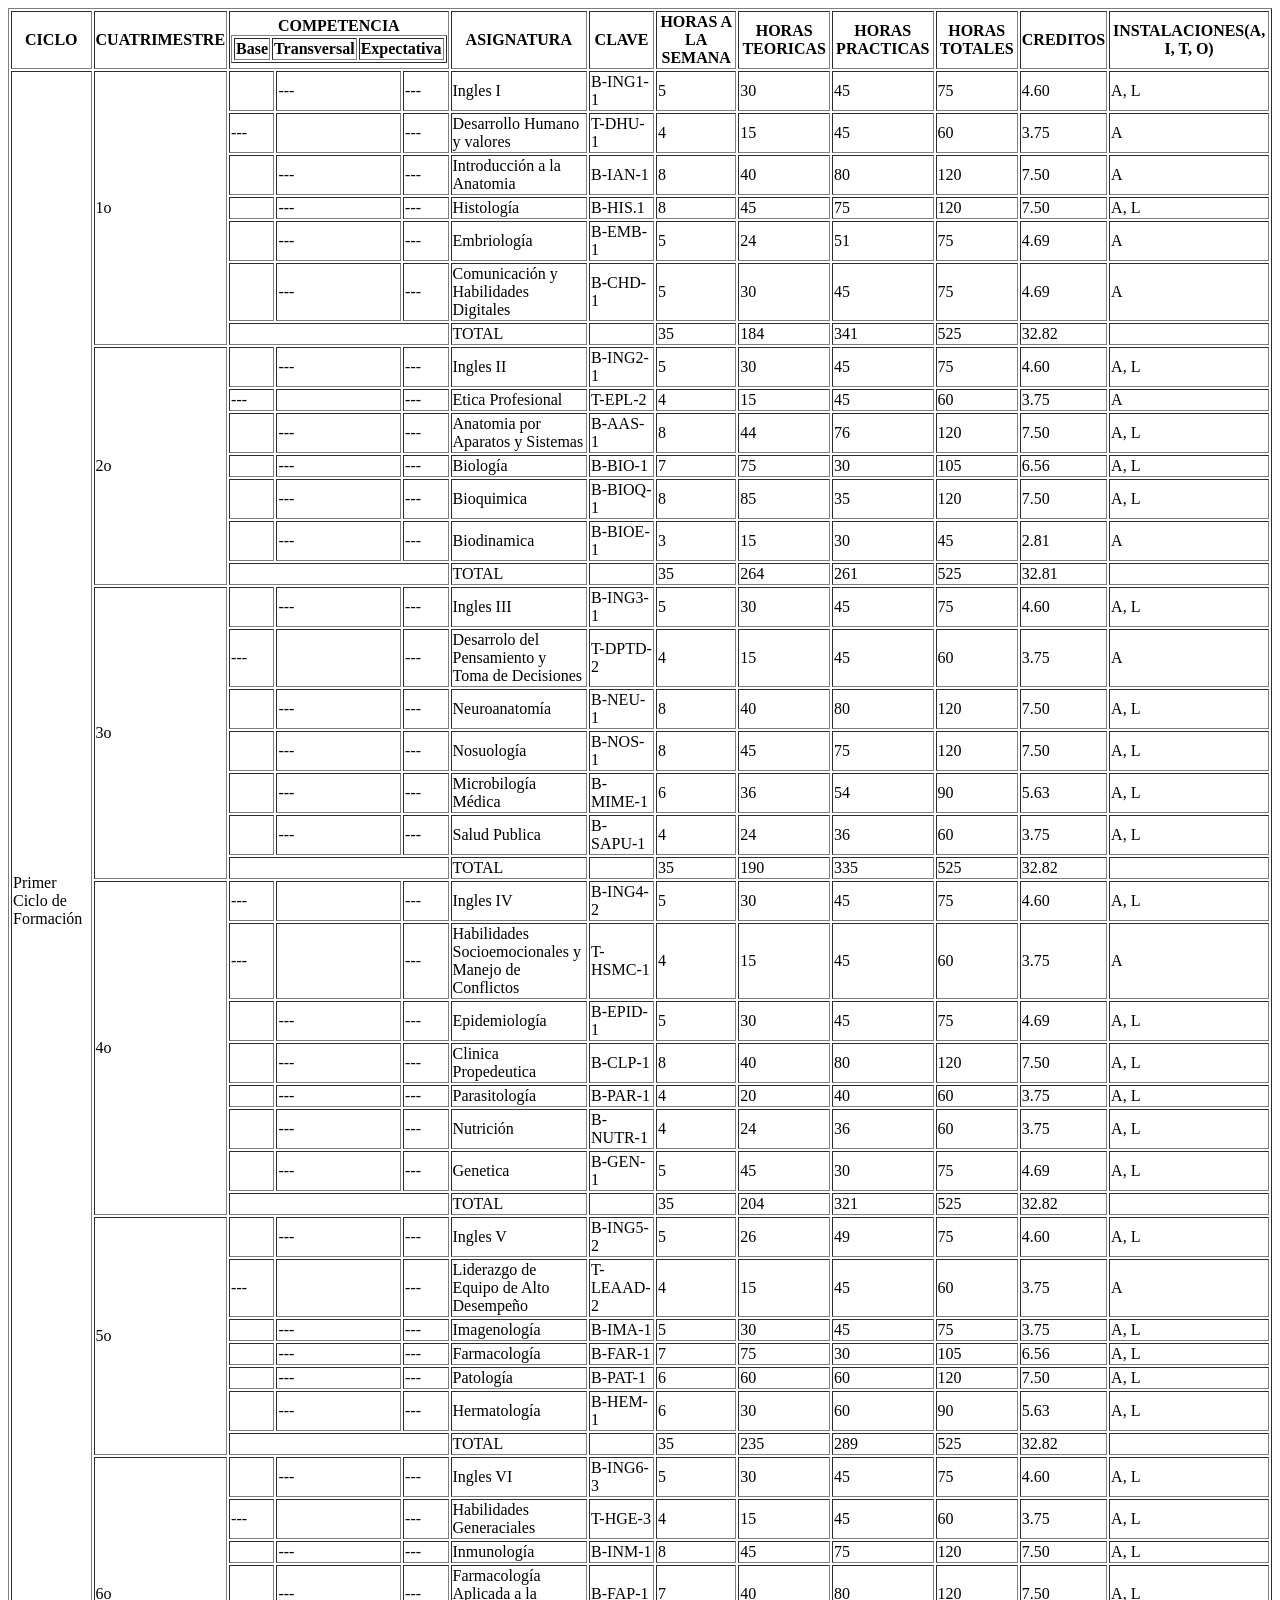
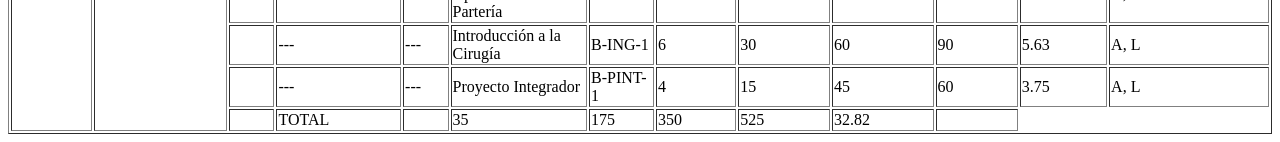
<file: tarea021025.html>
<!DOCTYPE html>
<html lang="en">
<head>
    <meta charset="UTF-8">
    <meta name="viewport" content="width=device-width, initial-scale=1.0">
    <title>tabla</title>
</head>
<body>
    <table border="1|0" >
        <thead style=>
            <tr>
                <th>CICLO</th>
                <th>CUATRIMESTRE</th>
                <th colspan="3">COMPETENCIA
                    <table border="1|0">
                        <thead>
                            <tr>
                                <th>Base</th>
                                <th>Transversal</th>
                                <th>Expectativa</th>
                            </tr>
                        </thead>
                    </table>
                </th>
                <th>ASIGNATURA</th>
                <th>CLAVE</th>
                <TH>HORAS A LA SEMANA</TH>
                <th>HORAS TEORICAS</th>
                <th>HORAS PRACTICAS</th>
                <th>HORAS TOTALES</th>
                <th>CREDITOS</th>
                <th>INSTALACIONES(A, I, T, O)</th>
            </tr>

        </thead>
        <tbody>
            <!--- Primer Ciclo de Formación -->
            <tr>
                <td rowspan="43" >
                    Primer Ciclo de Formación
                </td>
                <td rowspan="7">1o</td>
                <td ></td>
                <td>---</td>
                <td>---</td>
                <td>Ingles I</td>
                <td>B-ING1-1</td>
                <td>5</td>
                <td>30</td>
                <td>45</td>
                <td>75</td>
                <td>4.60</td>
                <td>A, L</td>
            </tr>
            <tr>
                <td>---</td>
                <td ></td>
                <td>---</td>
                <td>Desarrollo Humano y valores</td>
                <td>T-DHU-1</td>
                <td>4</td>
                <td>15</td>
                <td>45</td>
                <td>60</td>
                <td>3.75</td>
                <td>A</td>
            </tr>
            <tr>
                <td ></td>
                <td>---</td>
                <td>---</td>
                <td>Introducción a la Anatomia</td>
                <td>B-IAN-1</td>
                <td>8</td>
                <td>40</td>
                <td>80</td>
                <td>120</td>
                <td>7.50</td>
                <td>A</td>
            </tr>
            <tr>
                <td ></td>
                <td>---</td>
                <td>---</td>
                <td>Histología</td>
                <td>B-HIS.1</td>
                <td>8</td>
                <td>45</td>
                <td>75</td>
                <td>120</td>
                <td>7.50</td>
                <td>A, L</td>
            </tr>
            <tr>
                <td></td>
                <td>---</td>
                <td>---</td>
                <td>Embriología</td>
                <td>B-EMB-1</td>
                <td>5</td>
                <td>24</td>
                <td>51</td>
                <td>75</td>
                <td>4.69</td>
                <td>A</td>
            </tr>
            <tr>
                <td></td>
                <td>---</td>
                <td>---</td>
                <td>Comunicación y Habilidades Digitales</td>
                <td>B-CHD-1</td>
                <td>5</td>
                <td>30</td>
                <td>45</td>
                <td>75</td>
                <td>4.69</td>
                <td>A</td>
            </tr>
            <tr>
                <td colspan="3"></td>
                <td>TOTAL</td>
                <td></td>
                <td>35</td>
                <td>184</td>
                <td>341</td>
                <td>525</td>
                <td>32.82</td>
                <td></td>
            </tr>
            <!--- Segundo Ciclo de Formación -->
            <tr>
                <td rowspan="7">2o</td>
                <td></td>
                <td>---</td>
                <td>---</td>
                <td>Ingles II</td>
                <td>B-ING2-1</td>
                <td>5</td>
                <td>30</td>
                <td>45</td>
                <td>75</td>
                <td>4.60</td>
                <td>A, L</td>
            </tr>
            <tr>
                <td>---</td>
                <td></td>
                <td>---</td>
                <td>Etica Profesional</td>
                <td>T-EPL-2</td>
                <td>4</td>
                <td>15</td>
                <td>45</td>
                <td>60</td>
                <td>3.75</td>
                <td>A</td>
            </tr>
            <tr>
                <td></td>
                <td>---</td>
                <td>---</td>
                <td>Anatomia por Aparatos y Sistemas</td>
                <td>B-AAS-1</td>
                <td>8</td>
                <td>44</td>
                <td>76</td>
                <td>120</td>
                <td>7.50</td>
                <td>A, L</td>
            </tr>
            <tr>
                <td></td>
                <td>---</td>
                <td>---</td>
                <td>Biología</td>
                <td>B-BIO-1</td>
                <td>7</td>
                <td>75</td>
                <td>30</td>
                <td>105</td>
                <td>6.56</td>
                <td>A, L</td>
            </tr>
            <tr>
                <td></td>
                <td>---</td>
                <td>---</td>
                <td>Bioquimica</td>
                <td>B-BIOQ-1</td>
                <td>8</td>
                <td>85</td>
                <td>35</td>
                <td>120</td>
                <td>7.50</td>
                <td>A, L</td>
            </tr>
            <tr>
                <td></td>
                <td>---</td>
                <td>---</td>
                <td>Biodinamica</td>
                <td>B-BIOE-1</td>
                <td>3</td>
                <td>15</td>
                <td>30</td>
                <td>45</td>
                <td>2.81</td>
                <td>A</td>
            </tr>
            <tr>
                <td colspan="3"></td>
                <td>TOTAL</td>
                <td></td>
                <td>35</td>
                <td>264</td>
                <td>261</td>
                <td>525</td>
                <td>32.81</td>
                <td></td>
            </tr>
            <!--- Tercer Ciclo de Formación -->
            <tr>
                <td rowspan="7">3o</td>
                <td></td>
                <td>---</td>
                <td>---</td>
                <td>Ingles III</td>
                <td>B-ING3-1</td>
                <td>5</td>
                <td>30</td>
                <td>45</td>
                <td>75</td>
                <td>4.60</td>
                <td>A, L</td>
            </tr>
            <tr>
                <td>---</td>
                <td></td>
                <td>---</td>
                <td>Desarrolo del Pensamiento y Toma de Decisiones</td>
                <td>T-DPTD-2</td>
                <td>4</td>
                <td>15</td>
                <td>45</td>
                <td>60</td>
                <td>3.75</td>
                <td>A</td>
            </tr>
            <tr>
                <td></td>
                <td>---</td>
                <td>---</td>
                <td>Neuroanatomía</td>
                <td>B-NEU-1</td>
                <td>8</td>
                <td>40</td>
                <td>80</td>
                <td>120</td>
                <td>7.50</td>
                <td>A, L</td>
            </tr>
            <tr>
                <td></td>
                <td>---</td>
                <td>---</td>
                <td>Nosuología</td>
                <td>B-NOS-1</td>
                <td>8</td>
                <td>45</td>
                <td>75</td>
                <td>120</td>
                <td>7.50</td>
                <td>A, L</td>
            </tr>
            <tr>
                <td></td>
                <td>---</td>
                <td>---</td>
                <td>Microbilogía Médica</td>
                <td>B-MIME-1</td>
                <td>6</td>
                <td>36</td>
                <td>54</td>
                <td>90</td>
                <td>5.63</td>
                <td>A, L</td>
            </tr>
            <tr>
                <td></td>
                <td>---</td>
                <td>---</td>
                <td>Salud Publica</td>
                <td>B-SAPU-1</td>
                <td>4</td>
                <td>24</td>
                <td>36</td>
                <td>60</td>
                <td>3.75</td>
                <td>A, L</td>
            </tr>
            <tr>
                <td colspan="3"></td>
                <td>TOTAL</td>
                <td></td>
                <td>35</td>
                <td>190</td>
                <td>335</td>
                <td>525</td>
                <td>32.82</td>
                <td></td>
            </tr>

            <!--- Cuarto Ciclo de Formación -->
            <tr>
                <td rowspan="8">4o</td>
                <td>---</td>
                <td></td>
                <td>---</td>
                <td>Ingles IV</td>
                <td>B-ING4-2</td>
                <td>5</td>
                <td>30</td>
                <td>45</td>
                <td>75</td>
                <td>4.60</td>
                <td>A, L</td>
            </tr>
            <tr>
                <td>---</td>
                <td></td>
                <td>---</td>
                <td>Habilidades Socioemocionales y Manejo de Conflictos</td>
                <td>T-HSMC-1</td>
                <td>4</td>
                <td>15</td>
                <td>45</td>
                <td>60</td>
                <td>3.75</td>
                <td>A</td>
            </tr>
            <tr>
                <td></td>
                <td>---</td>
                <td>---</td>
                <td>Epidemiología</td>
                <td>B-EPID-1</td>
                <td>5</td>
                <td>30</td>
                <td>45</td>
                <td>75</td>
                <td>4.69</td>
                <td>A, L</td>
            </tr>
            <tr>
                <td></td>
                <td>---</td>
                <td>---</td>
                <td>Clinica Propedeutica</td>
                <td>B-CLP-1</td>
                <td>8</td>
                <td>40</td>
                <td>80</td>
                <td>120</td>
                <td>7.50</td>
                <td>A, L</td>
            </tr>
            <tr>
                <td></td>
                <td>---</td>
                <td>---</td>
                <td>Parasitología</td>
                <td>B-PAR-1</td>
                <td>4</td>
                <td>20</td>
                <td>40</td>
                <td>60</td>
                <td>3.75</td>
                <td>A, L</td>
            </tr>
            <tr>
                <td></td>
                <td>---</td>
                <td>---</td>
                <td>Nutrición</td>
                <td>B-NUTR-1</td>
                <td>4</td>
                <td>24</td>
                <td>36</td>
                <td>60</td>
                <td>3.75</td>
                <td>A, L</td>
            </tr>
            <tr>
                <td></td>
                <td>---</td>
                <td>---</td>
                <td>Genetica</td>
                <td>B-GEN-1</td>
                <td>5</td>
                <td>45</td>
                <td>30</td>
                <td>75</td>
                <td>4.69</td>
                <td>A, L</td>
            </tr>
            <tr>
                <td colspan="3" ></td>
                <td>TOTAL</td>
                <td></td>
                <td>35</td>
                <td>204</td>
                <td>321</td>
                <td >525</td>
                <td>32.82</td>
                <td ></td>
            </tr>
            <!--- Quinto Ciclo de Formación -->
            <tr>
                <td rowspan="7">5o</td>
                <td></td>
                <td>---</td>
                <td>---</td>
                <td>Ingles V</td>
                <td>B-ING5-2</td>
                <td>5</td>
                <td>26</td>
                <td>49</td>
                <td>75</td>
                <td>4.60</td>
                <td>A, L</td>
            </tr>
            <tr>
                <td>---</td>
                <td></td>
                <td>---</td>
                <td>Liderazgo de Equipo de Alto Desempeño</td>
                <td>T-LEAAD-2</td>
                <td>4</td>
                <td>15</td>
                <td>45</td>
                <td>60</td>
                <td>3.75</td>
                <td>A</td>
            </tr>
            <tr>
                <td></td>
                <td>---</td>
                <td>---</td>
                <td>Imagenología</td>
                <td>B-IMA-1</td>
                <td>5</td>
                <td>30</td>
                <td>45</td>
                <td>75</td>
                <td>3.75</td>
                <td>A, L</td>
            </tr>
            <tr>
                <td></td>
                <td>---</td>
                <td>---</td>
                <td>Farmacología</td>
                <td>B-FAR-1</td>
                <td>7</td>
                <td>75</td>
                <td>30</td>
                <td>105</td>
                <td>6.56</td>
                <td>A, L</td>
            </tr>
            <tr>
                <td></td>
                <td>---</td>
                <td>---</td>
                <td>Patología</td>
                <td>B-PAT-1</td>
                <td>6</td>
                <td>60</td>
                <td>60</td>
                <td>120</td>
                <td>7.50</td>
                <td>A, L</td>
            </tr>
            <tr>
                <td></td>
                <td>---</td>
                <td>---</td>
                <td>Hermatología</td>
                <td>B-HEM-1</td>
                <td>6</td>
                <td>30</td>
                <td>60</td>
                <td>90</td>
                <td>5.63</td>
                <td>A, L</td>
            </tr>
            <tr>
                <td colspan="3"></td>
                <td>TOTAL</td>
                <td></td>
                <td>35</td>
                <td>235</td>
                <td>289</td>
                <td>525</td>
                <td>32.82</td>
                <td></td>
            </tr>

            <!--- Sexto Ciclo de Formación -->
            <tr>
                <td rowspan="7">6o</td>
                <td></td>
                <td>---</td>
                <td>---</td>
                <td>Ingles VI</td>
                <td>B-ING6-3</td>
                <td>5</td>
                <td>30</td>
                <td>45</td>
                <td>75</td>
                <td>4.60</td>
                <td>A, L</td>
            </tr>
            <tr>
                <td>---</td>
                <td></td>
                <td>---</td>
                <td>Habilidades Generaciales</td>
                <td>T-HGE-3</td>
                <td>4</td>
                <td>15</td>
                <td>45</td>
                <td>60</td>
                <td>3.75</td>
                <td>A, L</td>
            </tr>
            <tr>
                <td></td>
                <td>---</td>
                <td>---</td>
                <td>Inmunología</td>
                <td>B-INM-1</td>
                <td>8</td>
                <td>45</td>
                <td>75</td>
                <td>120</td>
                <td>7.50</td>
                <td>A, L</td>
            </tr>
            <tr>
                <td></td>
                <td>---</td>
                <td>---</td>
                <td>Farmacología Aplicada a la Partería</td>
                <td>B-FAP-1</td>
                <td>7</td>
                <td>40</td>
                <td>80</td>
                <td>120</td>
                <td>7.50</td>
                <td>A, L</td>
            </tr>
            <tr>
                <td></td>
                <td>---</td>
                <td>---</td>
                <td>Introducción a la Cirugía</td>
                <td>B-ING-1</td>
                <td>6</td>
                <td>30</td>
                <td>60</td>
                <td>90</td>
                <td>5.63</td>
                <td>A, L</td>
            </tr>
            <tr>
                <td></td>
                <td>---</td>
                <td>---</td>
                <td>Proyecto Integrador</td>
                <td>B-PINT-1</td>
                <td>4</td>
                <td>15</td>
                <td>45</td>
                <td>60</td>
                <td>3.75</td>
                <td>A, L</td>
            </tr>
            <tr>
                <td></td>
                <td>TOTAL</td>
                <td></td>
                <td>35</td>
                <td>175</td>
                <td>350</td>
                <td>525</td>
                <td>32.82</td>
                <td></td>
            </tr>
        </tbody>
    </table>
</body>
</html>
</file>
<file: loginstyle.css>
* {
    margin: 0;
    padding: 0;
    box-sizing: border-box;
    font-family: 'Inter', system-ui, -apple-system, "Segoe UI", Roboto, "Helvetica Neue", Arial;
}

html, body {
    height: 100%;
}

.page-bg {
    position: fixed;
    inset: 4vh 4vw;
    background: radial-gradient(1200px 600px at 10% 20%, #cfe7ff 0%, transparent 20%),
                linear-gradient(135deg, #7cc3ff 0%, #b9bafc 45%, #e6f0ff 100%);
    border-radius: 28px;
    box-shadow: 0 8px 40px rgba(15, 23, 42, 0.06);
    z-index: 0;
    pointer-events: none;
}

/* contenedor centrado en primer plano */
.contenedor-form {
    position: relative;
    z-index: 1;
    min-width: 360px;
    max-width: 460px;
    width: 420px;
    margin: 0 auto;
    height: auto;
    display: flex;
    align-items: center;
    justify-content: center;
    padding: 36px 20px;
    /* colocación centrada vertical completa */
    position: absolute;
    top: 50%;
    left: 50%;
    transform: translate(-50%, -50%);
}

/* tarjeta blanca */
.card {
    width: 100%;
    background: #ffffff;
    border-radius: 14px;
    box-shadow: 0 10px 30px rgba(15, 23, 42, 0.08);
    padding: 28px 28px;
}

/* cabecera pequeña con logo y títulos */
.card-head {
    display: flex;
    flex-direction: column;
    align-items: center;
    gap: 8px;
    margin-bottom: 6px;
}

.brand {
    width: 48px;
    height: 48px;
    display: flex;
    align-items: center;
    justify-content: center;
    margin-bottom: 6px;
}

/* títulos */
.titulo-form {
    font-size: 18px;
    margin: 4px 0;
    font-weight: 700;
    
}

.subtitulo-form {
    font-size: 13px;
    color: #6b7280;
    margin: 0;
    font-weight: 500;
}

/* formulario */
.form-body {
    margin-top: 8px;
}

.contenedor-mail,
.contenedor-password {
    display: flex;
    flex-direction: column;
    margin: 16px 0;
}

label {
    font-size: 12px;
    color: #111827;
    margin-bottom: 8px;
    font-weight: 600;
}

/* inputs estilo moderno */
input[type="email"],
input[type="password"] {
    height: 44px;
    padding: 10px 14px;
    border-radius: 10px;
    border: 1px solid #e6e9ef;
    background: #fbfdff;
    outline: none;
    transition: box-shadow .15s, border-color .15s;
}

input::placeholder {
    color: #9ca3af;
}

input:focus {
    border-color: #60a5fa;
    box-shadow: 0 4px 12px rgba(96,165,250,0.12);
}

.contenedor-opciones {
    display: flex;
    justify-content: space-between;
    align-items: center;
    margin: 6px 0 16px 0;
}

.left-opt {
    display: flex;
    gap: 8px;
    align-items: center;
    color: #374151;
    font-size: 13px;
}

.forgot {
    color: #3b82f6;
    font-size: 13px;
    text-decoration: none;
}


.contenedor-botones {
    display: flex;
    flex-direction: column;
    gap: 12px;
    margin-top: 6px;
}

.btn-primary {
    background: linear-gradient(180deg,#5b8bff,#3b6ff8);
    color: white;
    border: none;
    height: 44px;
    border-radius: 10px;
    font-weight: 600;
    cursor: pointer;
    box-shadow: 0 8px 18px rgba(59,111,248,0.16);
}

.btn-google {
    display: inline-flex;
    align-items: center;
    gap: 10px;
    justify-content: center;
    height: 44px;
    border-radius: 10px;
    border: 1px solid #e6e9ef;
    background: #ffffff;
    cursor: pointer;
    color: #111827;
    font-weight: 600;
    padding: 0 12px;
}


.btn-google svg { display: block; }


.contenedor-other-options {
    text-align: center;
    margin-top: 16px;
    font-size: 13px;
    color: #6b7280;
}

.contenedor-other-options a {
    color: #3b82f6;
    text-decoration: none;
    font-weight: 600;
}


@media (max-width: 480px) {
    .page-bg { inset: 2vh 2vw; border-radius: 12px; }
    .contenedor-form { width: calc(100% - 36px); left: 50%; transform: translate(-50%, -50%); top: 50%; }
    .card { padding: 20px; }
}
</file>
<file: estilos/cards.css>
* {
    margin: 0;
    padding: 0;
    box-sizing: border-box;
}

body {
    min-height: 100vh;
    display: flex;
    justify-content: center;
    align-items: center;
    background:  #eef2ff;
}

.wrap {
    display: flex;
    flex-direction: column;
    gap: 22px;
    align-items: center;
}

.empezar {
    width: 420px;
    padding: 30px 28px;
    background: linear-gradient(135deg, #3aa0ff 0%, #2f7bff 30%, #1746d1 100%);
    color: #ffffff;
    border-radius: 28px;
    position: relative;
    }

.title {
    text-align: left;
    padding: 0;
    margin: 0 0 8px 0;
    font-family: "Segoe UI", Roboto, Arial, Helvetica, sans-serif;
    font-size: 28px;
    font-weight: 700;
    line-height: 1.05;
    color: #ffffff;
}

.description {
    text-align: left;
    padding: 0;
    margin: 0 0 48px 0;
    font-family: Arial, Helvetica, sans-serif;
    font-size: 15px;
    color: white;
    line-height: 1.5;
}

.btn {
    margin: 0;
    padding: 10px 20px;
    background: #3b82f6;
    color: white;
    border: none;
    border-radius: 999px;
    cursor: pointer;
    font-weight: 600;
    box-shadow: 0 10px 20px rgba(59,130,246,0.28);
    position: absolute;
    right: 22px;
    bottom: 22px;
}


/* Diseño de la tarjeta Player */

.reproductor {
    width: 340px;
    padding: 16px;
    background: #ffffff;
    border-radius: 18px;
    color: #0f172a;
    text-align: center;
}

.reproductor.cancion {
    display: flex;
    align-items: center;
    gap: 12px;
}


.reproductor .cancion-info strong {
    display: block;
    font-size: 14px;
    font-weight: 700;
}

.reproductor .cancion-info span {
    display: block;
    padding-top: 10px;
    font-size: 12px;
    color: #6b7280;
}

.reproductor .progreso {
    height: 6px;
    background: #eef3ff;
    border-radius: 6px;
    margin: 12px 0;
    overflow: hidden;
}

.reproductor .progreso-linea {
    height: 100%;
    background:#3b82f6;
    border-radius: 6px;
    width: 45%;
}

.reproductor.controles {
    display: flex;
    gap: 8px;
    align-items: center;
}

.ctrl {
    background: none;
    border: none;
    font-size: 16px;
    padding: 8px 10px;
    border-radius: 10px;
    cursor: pointer;
}

.ctrl.play {
    color: #3b82f6;
}

.ctrl.antes, .ctrl.siguiente {
    color: #1f2937;
}
</file>
<file: cont.css>
* {
    margin: 0;
    padding: 0;
    box-sizing: content-box;
}

.contenedor {
    width: 400px;
    height: 200px;
    background: lightblue;
    color: aliceblue;
    /*Arriba, derecha, abajo e izquierda*/
    border: 2px solid black;
    margin: 10px;
    padding: 10px;
    
}
</file>
<file: lineblock.css>
* {
    margin: 0;
    padding: 0;
    box-sizing: border-box;
}

.contenedor{
    width: 400px;
    height: 200px;
    padding: 20px;
    border-radius: 10px;
    margin: 10px;
    color: white;
    display: inline-block;
    vertical-align: top;
}

.azul{
    background-color: lightblue;
}

.rojo{
    background-color: lightcoral;
}

.boton {
    background-color: lightgray;
    color: black;
    padding: 10px;
    width: auto;
    height: auto;
    display: inline-block;
    border-radius: 5px;
    text-decoration: none;
    vertical-align: middle; 
}
</file>
<file: relabs.css>
*{
    box-sizing: border-box;
    padding: 0;
    margin: 0;
}

.contenedor {
    width: 200px;
    height: 200px;
    border: 2px solid black;
}

.contenedor-rojo {
    background-color: lightcoral;
    position: absolute;
    top: 10px;
    right: 10px;
}

.contenedor-azul {
    background-color: lightblue;
    position: absolute;
    bottom: 10px;
    right: 10px;
}

.contenedor-amarillo {
    background-color: lightyellow;
    position: absolute;
    height: 20px;
    width: 20px;
    top: 190px;
    right: 10px;
}
/* 
.contenedor-amarillo {
    background-color: yellow;
    position: absolute;
    height: 20px;
    width: 20px;
    top: 178px;
    right: -2px;
} */

.contenedor-verde {
    background-color: lightgreen;
    position: absolute;
    height: 20px;
    width: 20px;
    top: -2px;
    right: -2px;
}

.contenedor-rosa {
    background-color: lightpink;
    
}

.contenedor-gris {
    background-color: gray;
    position: relative;
    height: 20px;
    width: 20px;
    top: 0px;
    left: 0px;
}
</file>
<file: hieubowl.css>
/* Reset and Base Styles */
* {
    margin: 0;
    padding: 0;
    box-sizing: border-box;
}

body {
    font-family: 'Poppins', sans-serif;
    line-height: 1.6;
    color: #333;
    overflow-x: hidden;
    background: #fff;
}

/* container */
.container {
    max-width: 1200px;
    margin: 0 auto;
    padding: 0 20px;
}

/* Navigation */
.navbar {
    background: #fff;
    padding: 20px 0;
    box-shadow: 0 2px 10px rgba(0,0,0,0.05);
    position: sticky;
    top: 0;
    z-index: 1000;
}

.navbar .container {
    display: flex;
    justify-content: space-between;
    align-items: center;
}

.logo h1 {
    font-size: 24px;
    color: #5B4E9C;
    font-weight: 700;
    margin: 0;
    letter-spacing: 1px;
}

.logo p {
    font-size: 9px;
    color: #999;
    letter-spacing: 2px;
    text-transform: uppercase;
    margin: 0;
}

.nav-menu {
    list-style: none;
    margin: 0;
    padding: 0;
    display: flex;
    gap: 25px;
    align-items: center;
}

.nav-menu li {
    list-style: none;
}

.nav-menu a {
    color: #333;
    text-decoration: none;
    font-weight: 500;
    font-size: 12px;
    letter-spacing: 0.5px;
    transition: color 0.3s;
}

.nav-menu a:hover {
    color: #5B4E9C;
}

/* Hero Section */
.hero {
    background: linear-gradient(180deg, #E8F5FD 0%, #F5FAFF 100%);
    padding: 80px 0 60px;
    position: relative;
    overflow: hidden;
}

.hero-inner {
    position: relative;
    z-index: 10;
}

.hero-content {
    display: flex;
    align-items: center;
    justify-content: space-between;
    gap: 80px;
    margin-bottom: 40px;
}

.hero-text {
    flex: 1;
    max-width: 500px;
}

.hero-title {
    font-family: 'Pacifico', cursive;
    font-size: 110px;
    color: #7B6AC4;
    line-height: 0.9;
    margin: 0 0 -10px 0;
    font-weight: 400;
}

.hero-subtitle {
    font-family: 'Poppins', sans-serif;
    font-size: 48px;
    color: #333;
    font-weight: 700;
    letter-spacing: 8px;
    margin: 0 0 20px 0;
}

.hero-text p {
    color: #666;
    margin: 0 0 30px 0;
    line-height: 1.8;
    font-size: 14px;
}

.btn-primary {
    background: linear-gradient(135deg, #E94C43 0%, #D43D33 100%);
    color: white;
    padding: 14px 32px;
    border: none;
    border-radius: 25px;
    font-weight: 600;
    font-size: 11px;
    letter-spacing: 1px;
    cursor: pointer;
    transition: transform 0.3s, box-shadow 0.3s;
    text-transform: uppercase;
}

.btn-primary:hover {
    transform: translateY(-2px);
    box-shadow: 0 8px 20px rgba(233, 76, 67, 0.3);
}

/* Hero Bowl Image */
.hero-image {
    flex: 1;
    display: flex;
    justify-content: center;
    align-items: center;
    position: relative;
}

.bowl-circle {
    width: 450px;
    height: 450px;
    border-radius: 50%;
    background: linear-gradient(135deg, #6D5CC4 0%, #8975D9 100%);
    position: relative;
    display: flex;
    align-items: center;
    justify-content: center;
    box-shadow: 0 20px 60px rgba(109, 92, 196, 0.3);
}

.bowl-circle .arc {
    position: absolute;
    border-radius: 50%;
    pointer-events: none;
}

.bowl-circle .arc-outer {
    width: 500px;
    height: 500px;
    background: rgba(109, 92, 196, 0.15);
    top: -25px;
    right: -25px;
    z-index: -1;
}

.bowl-circle .arc-inner {
    width: 300px;
    height: 300px;
    background: rgba(255, 255, 255, 0.1);
    bottom: -20px;
    left: -20px;
    z-index: -1;
}

.bowl-placeholder {
    font-size: 200px;
    z-index: 10;
    filter: drop-shadow(0 10px 30px rgba(0,0,0,0.2));
}

/* Floating Leaves */
.leaf {
    position: absolute;
    font-size: 50px;
    opacity: 0.7;
    z-index: 5;
    animation: float 4s ease-in-out infinite;
}

.leaf-1 { 
    top: 15%; 
    left: 8%; 
    animation-delay: 0s; 
}

.leaf-2 { 
    top: 25%; 
    right: 12%; 
    animation-delay: 1s; 
}

.leaf-3 { 
    bottom: 35%; 
    left: 15%; 
    animation-delay: 2s; 
}

@keyframes float {
    0%, 100% { 
        transform: translateY(0) rotate(0deg); 
    }
    50% { 
        transform: translateY(-20px) rotate(10deg); 
    }
}

/* Calorie Section */
.calorie-section {
    text-align: center;
    padding: 30px 0;
}

.calorie-section h4 {
    font-size: 16px;
    font-weight: 600;
    color: #333;
    margin-bottom: 15px;
    letter-spacing: 0.5px;
}

.btn-secondary {
    background: linear-gradient(135deg, #6D5CC4 0%, #8975D9 100%);
    color: white;
    padding: 12px 28px;
    border-radius: 25px;
    border: none;
    font-size: 12px;
    font-weight: 600;
    cursor: pointer;
    transition: transform 0.3s, box-shadow 0.3s;
    text-transform: uppercase;
    letter-spacing: 0.5px;
}

.btn-secondary:hover {
    transform: translateY(-2px);
    box-shadow: 0 8px 20px rgba(109, 92, 196, 0.3);
}

.btn-secondary .icon {
    margin-right: 5px;
}

/* About Section */
.about {
    padding: 100px 0;
    background: #fff;
}

.about-content {
    display: flex;
    align-items: center;
    gap: 100px;
}

.about-image {
    flex: 1;
    position: relative;
    display: flex;
    justify-content: center;
    align-items: center;
}

.bowl-bg-circle {
    width: 380px;
    height: 380px;
    background: linear-gradient(135deg, #FFF9E6 0%, #FFE8B8 100%);
    border-radius: 50%;
    position: relative;
    display: flex;
    align-items: center;
    justify-content: center;
    box-shadow: 0 20px 50px rgba(0,0,0,0.1);
}

.bowl-bg-circle .about-arc {
    position: absolute;
    width: 200px;
    height: 400px;
    right: -50px;
    top: -10px;
    background: linear-gradient(180deg, #F9D689 0%, #F4C96B 100%);
    border-radius: 200px 0 0 200px;
    z-index: -1;
}

.about-bowl {
    font-size: 180px;
    z-index: 2;
    filter: drop-shadow(0 10px 30px rgba(0,0,0,0.15));
}

.about-text {
    flex: 1;
}

.about-text h3 {
    font-size: 12px;
    color: #999;
    letter-spacing: 2px;
    text-transform: uppercase;
    margin-bottom: 10px;
    font-weight: 600;
}

.section-title {
    font-family: 'Pacifico', cursive;
    font-size: 72px;
    color: #7B6AC4;
    margin-bottom: 25px;
    font-weight: 400;
    line-height: 1;
}

.about-text p {
    color: #666;
    line-height: 1.8;
    margin-bottom: 30px;
    font-size: 14px;
}

/* Menu Section */
.menu {
    background: linear-gradient(135deg, #6554A8 0%, #7B68C4 100%);
    padding: 100px 0;
    color: white;
    text-align: center;
}

.menu h2 {
    font-size: 48px;
    margin-bottom: 15px;
    font-weight: 700;
}

.menu-description {
    max-width: 650px;
    margin: 0 auto 60px;
    color: rgba(255,255,255,0.9);
    font-size: 14px;
}

.menu-items {
    display: flex;
    justify-content: center;
    align-items: center;
    gap: 50px;
    flex-wrap: wrap;
}

.menu-item {
    background: transparent;
    padding: 0;
    width: 280px;
    text-align: center;
}

.item-image {
    width: 240px;
    height: 240px;
    border-radius: 50%;
    margin: 0 auto 20px;
    position: relative;
    display: flex;
    align-items: center;
    justify-content: center;
    box-shadow: 0 20px 40px rgba(0,0,0,0.2);
}

.item-image .item-arc {
    position: absolute;
    width: 280px;
    height: 280px;
    border-radius: 50%;
    top: -20px;
    left: -20px;
    z-index: -1;
    background: rgba(255,255,255,0.1);
}

.item-emoji {
    font-size: 110px;
    z-index: 3;
}

/* Bowl Colors */
.item-1 { 
    background: linear-gradient(135deg, #E74C3C 0%, #C0392B 100%); 
}

.item-2 { 
    background: linear-gradient(135deg, #ECF0F1 0%, #BDC3C7 100%); 
}

.item-3 { 
    background: linear-gradient(135deg, #D4E157 0%, #C0CA33 100%); 
}

.menu-item h4 { 
    color: #fff; 
    font-size: 14px; 
    margin-bottom: 12px; 
    font-weight: 600;
    letter-spacing: 0.5px;
}

.price {
    margin-bottom: 15px;
}

.original-price { 
    text-decoration: line-through; 
    color: rgba(255,255,255,0.6); 
    margin-right: 10px;
    font-size: 16px;
}

.current-price { 
    font-size: 28px; 
    font-weight: 700; 
}

.btn-order {
    background: rgba(255,255,255,0.15);
    color: #fff;
    padding: 10px 24px;
    border-radius: 20px;
    border: none;
    cursor: pointer;
    font-size: 11px;
    font-weight: 600;
    text-transform: uppercase;
    letter-spacing: 0.5px;
    transition: background 0.3s;
}

.btn-order:hover {
    background: rgba(255,255,255,0.25);
}

.arrow {
    background: rgba(255,255,255,0.15);
    color: #fff;
    border: none;
    width: 50px;
    height: 50px;
    border-radius: 50%;
    font-size: 24px;
    cursor: pointer;
    transition: background 0.3s;
}

.arrow:hover {
    background: rgba(255,255,255,0.25);
}

/* Testimonials Section */
.testimonials {
    padding: 80px 0;
    background: #fff;
    position: relative;
}

.testimonial-content {
    display: flex;
    align-items: center;
    gap: 80px;
}

.testimonial-image {
    flex: 1;
    position: relative;
    display: flex;
    justify-content: center;
    align-items: center;
}

.soup-bowl {
    font-size: 200px;
    filter: drop-shadow(0 10px 30px rgba(0,0,0,0.15));
}

.testimonial-text {
    flex: 1;
    display: flex;
    flex-direction: column;
    gap: 40px;
}

.testimonial-card {
    background: #f9f9f9;
    padding: 30px;
    border-radius: 15px;
    box-shadow: 0 5px 15px rgba(0,0,0,0.1);
}

.testimonial-quote {
    color: #666;
    line-height: 1.8;
    margin-bottom: 20px;
}

.testimonial-author {
    display: flex;
    align-items: center;
    gap: 15px;
}

.author-avatar {
    width: 50px;
    height: 50px;
    background: linear-gradient(135deg, #7B68C4 0%, #6554A8 100%);
    border-radius: 50%;
    display: flex;
    align-items: center;
    justify-content: center;
    font-size: 24px;
}

.testimonial-author h5 {
    color: #333;
    margin-bottom: 5px;
}

.author-handle {
    color: #2ECC71;
    font-size: 14px;
}

.testimonials-header h2 {
    font-size: 48px;
    color: #333;
    margin-bottom: 15px;
}

.testimonials-header p {
    color: #666;
    margin-bottom: 20px;
}

.arrow-nav {
    background: linear-gradient(135deg, #2ECC71 0%, #27AE60 100%);
    color: white;
    border: none;
    width: 50px;
    height: 50px;
    border-radius: 50%;
    font-size: 24px;
    cursor: pointer;
    transition: transform 0.3s;
}

.arrow-nav:hover {
    transform: scale(1.1);
}

.leaf-bottom-1,
.leaf-bottom-2 {
    position: absolute;
    font-size: 40px;
    opacity: 0.5;
}

.leaf-bottom-1 {
    top: 10%;
    right: 5%;
}

.leaf-bottom-2 {
    bottom: 10%;
    right: 10%;
}

/* CTA Section */
.cta {
    background: linear-gradient(135deg, #4A3D8C 0%, #6554A8 100%);
    padding: 80px 0;
    position: relative;
    overflow: hidden;
}

.cta-content {
    display: flex;
    justify-content: space-between;
    align-items: center;
    gap: 40px;
    position: relative;
    z-index: 10;
}

.cta-text {
    flex: 1;
}

.cta-text h2 {
    color: white;
    font-size: 42px;
    margin-bottom: 15px;
}

.cta-text p {
    color: rgba(255,255,255,0.8);
}

.cta-form {
    flex: 1;
    display: flex;
    gap: 10px;
}

.cta-form input {
    flex: 1;
    padding: 15px 20px;
    border: none;
    border-radius: 25px;
    font-size: 14px;
}

.btn-submit {
    background: linear-gradient(135deg, #E74C3C 0%, #C0392B 100%);
    color: white;
    padding: 15px 30px;
    border: none;
    border-radius: 25px;
    font-weight: bold;
    font-size: 12px;
    cursor: pointer;
    transition: transform 0.3s;
    white-space: nowrap;
}

.btn-submit:hover {
    transform: scale(1.05);
}

.cta-bowl {
    position: absolute;
    right: -50px;
    bottom: -50px;
    font-size: 250px;
    opacity: 0.2;
}

.pepper {
    position: absolute;
    font-size: 80px;
    opacity: 0.3;
}

.pepper-left {
    bottom: 10%;
    left: 5%;
    transform: rotate(-20deg);
}

.pepper-right {
    top: 10%;
    right: 5%;
    transform: rotate(20deg);
}

/* Footer */
.footer {
    background: #f9f9f9;
    padding: 60px 0 30px;
}

.footer-content {
    display: flex;
    justify-content: space-around;
    margin-bottom: 40px;
}

.footer-column h4 {
    color: #333;
    font-size: 14px;
    margin-bottom: 20px;
}

.footer-column ul {
    list-style: none;
}

.footer-column li {
    margin-bottom: 10px;
}

.footer-column a {
    color: #666;
    text-decoration: none;
    font-size: 14px;
    transition: color 0.3s;
}

.footer-column a:hover {
    color: #7B68C4;
}

.footer-bottom {
    display: flex;
    justify-content: space-between;
    align-items: center;
    padding-top: 30px;
    border-top: 1px solid #ddd;
    font-size: 14px;
    color: #666;
}

.footer-links {
    display: flex;
    gap: 20px;
}

.footer-links a {
    color: #666;
    text-decoration: none;
    transition: color 0.3s;
}

.footer-links a:hover {
    color: #7B68C4;
}

/* Responsive Design */
@media (max-width: 1024px) {
    .hero-title { font-size: 90px; }
    .bowl-circle { width: 350px; height: 350px; }
    .bowl-placeholder { font-size: 150px; }
}

@media (max-width: 768px) {
    .nav-menu {
        gap: 15px;
        flex-wrap: wrap;
        justify-content: center;
        font-size: 11px;
    }
    
    .hero-content,
    .about-content,
    .testimonial-content {
        flex-direction: column;
        gap: 40px;
    }
    
    .hero-title {
        font-size: 70px;
        text-align: center;
    }
    
    .hero-subtitle {
        font-size: 36px;
        text-align: center;
    }
    
    .bowl-circle {
        width: 300px;
        height: 300px;
    }
    
    .bowl-placeholder {
        font-size: 130px;
    }
    
    .menu-items {
        flex-direction: column;
        gap: 40px;
    }
    
    .arrow {
        display: none;
    }
    
    .cta-content {
        flex-direction: column;
        text-align: center;
    }
    
    .cta-form {
        flex-direction: column;
        width: 100%;
    }
    
    .footer-bottom {
        flex-direction: column;
        gap: 20px;
        text-align: center;
    }
}
</file>
